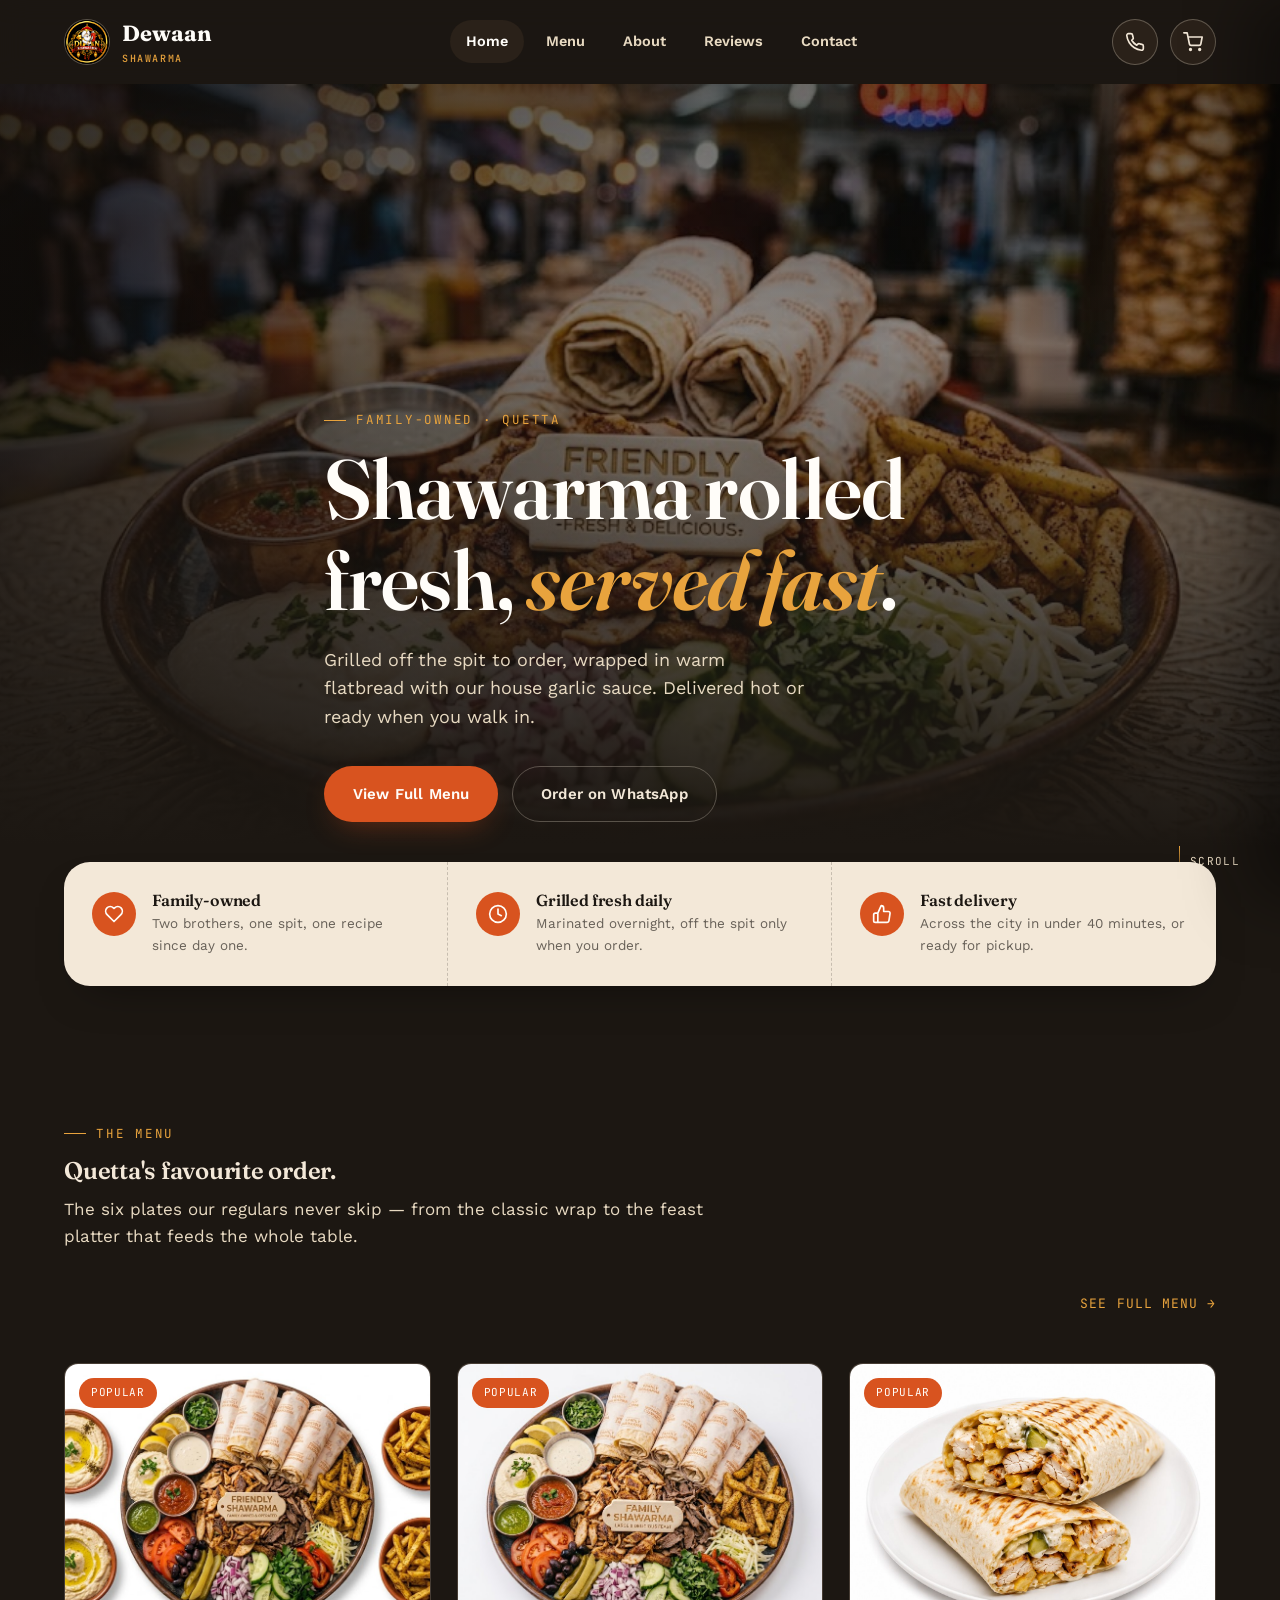
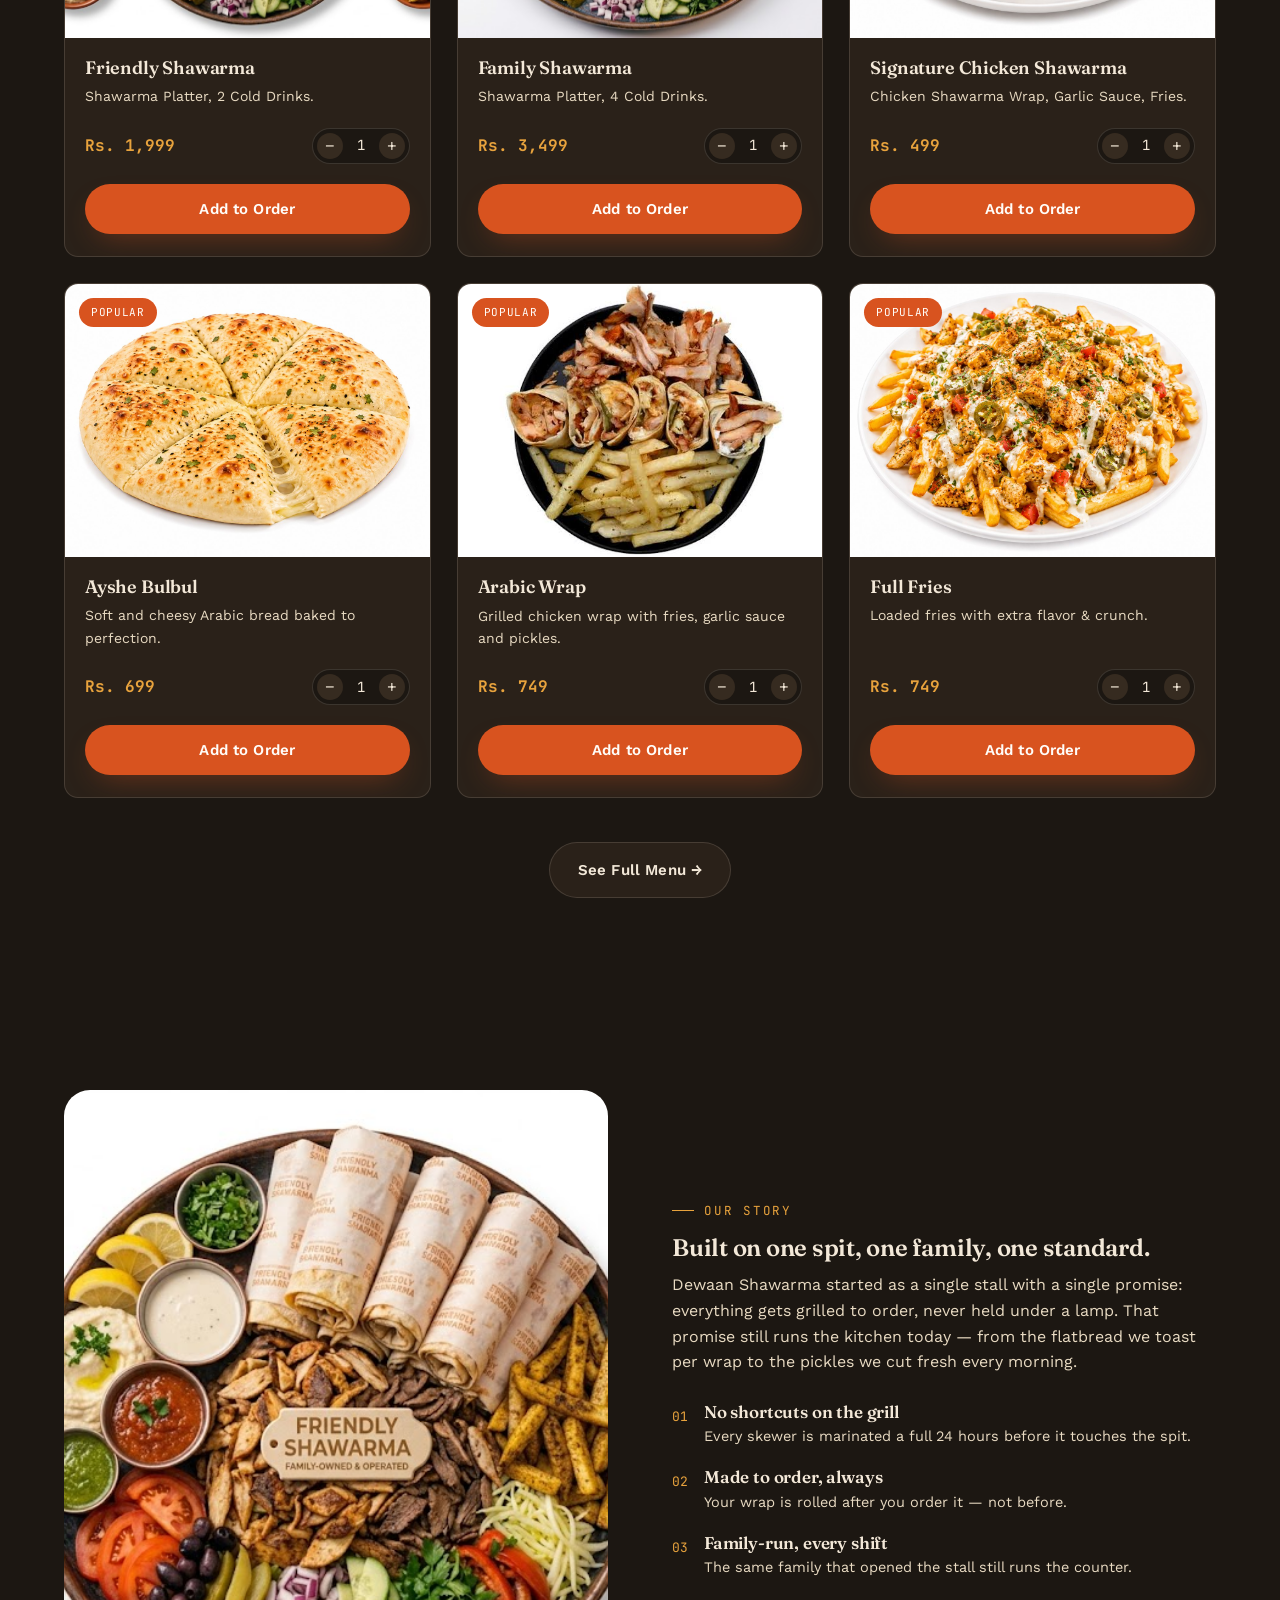
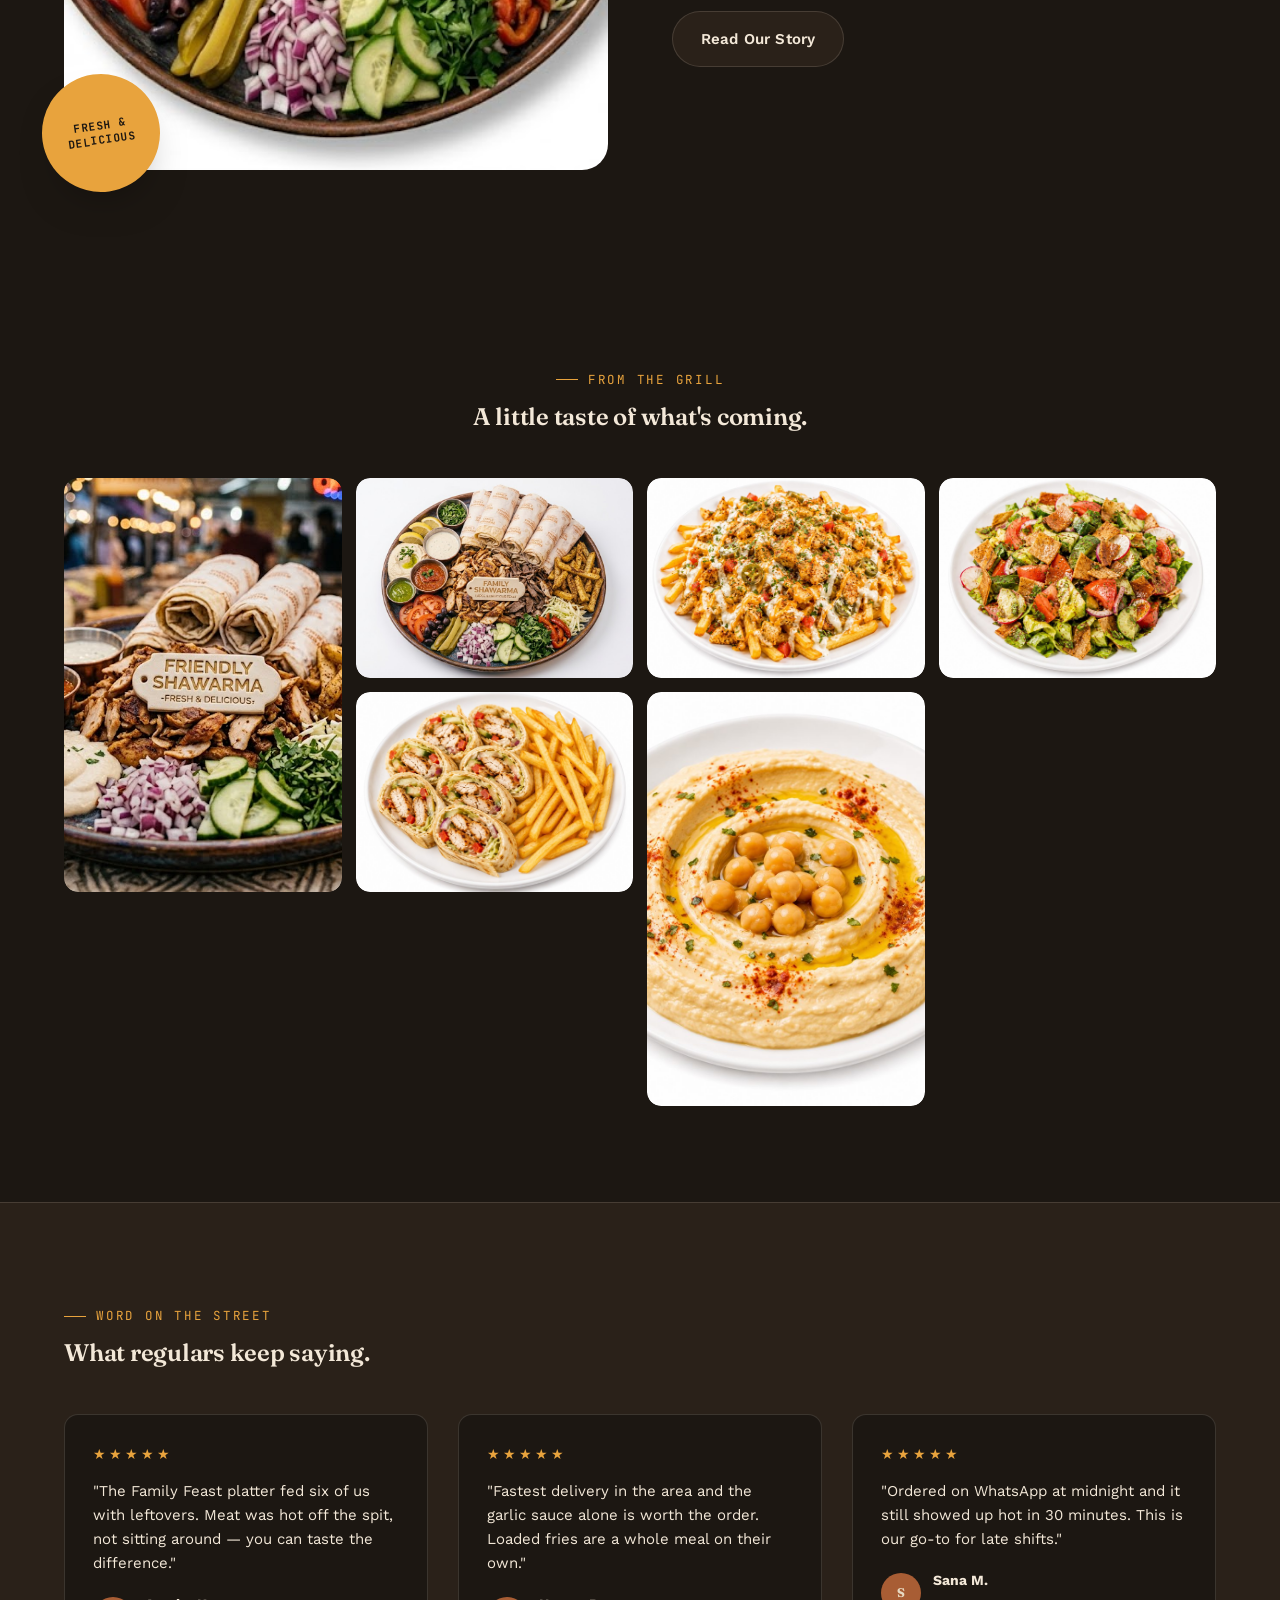
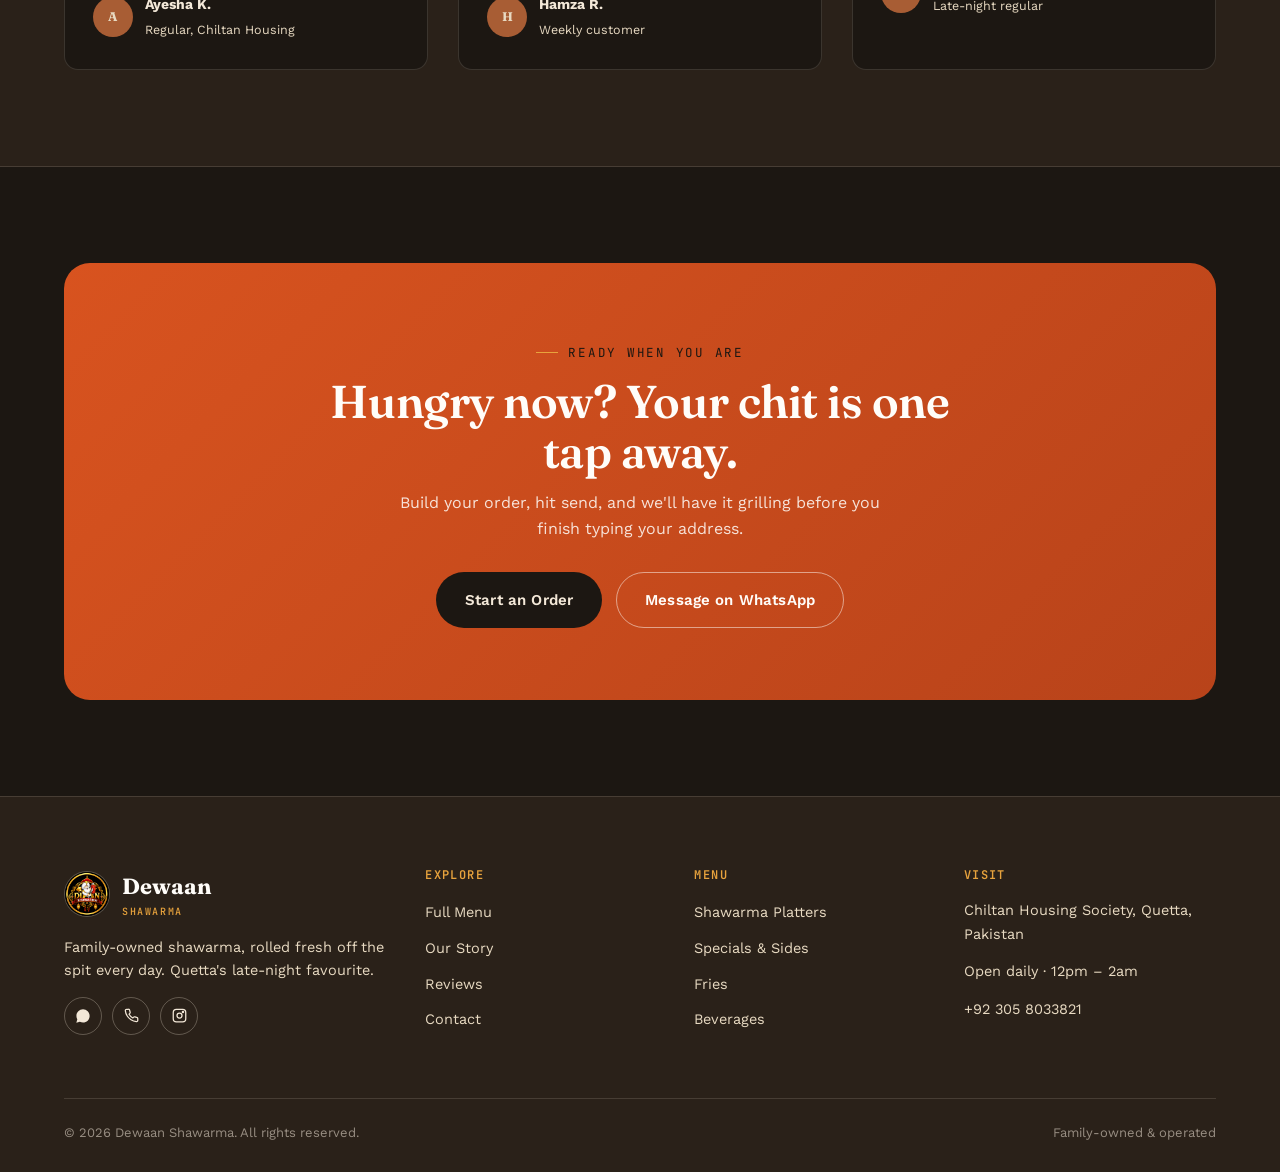
<file: index.html>
<!DOCTYPE html>
<html lang="en">
<head>
<meta charset="UTF-8" />
<meta name="viewport" content="width=device-width, initial-scale=1.0" />
<title>Dewaan Shawarma — Rolled Fresh, Served Fast</title>
<meta name="description" content="Family-owned shawarma, grilled fresh off the spit daily. Order wraps, feast platters and sides for delivery or pickup." />
<link rel="icon" type="image/png" href="images/logo/favicon.png" />
<link rel="stylesheet" href="css/style.css" />
<link rel="stylesheet" href="css/animations.css" />
<link rel="stylesheet" href="css/responsive.css" />
</head>
<body>

<header class="site-header" data-site-header>
  <div class="container">
    <a href="index.html" class="brand">
      <span class="brand__mark"><img src="images/logo/dewaan-logo.png" alt="Dewaan Shawarma logo" /></span>
      <span class="brand__text">Dewaan<small>Shawarma</small></span>
    </a>
    <nav class="nav" data-nav-menu>
      <a href="index.html">Home</a>
      <a href="menu.html">Menu</a>
      <a href="about.html">About</a>
      <a href="reviews.html">Reviews</a>
      <a href="contact.html">Contact</a>
    </nav>
    <div class="header-actions">
      <a href="tel:+923058033821" class="icon-btn" aria-label="Call us">
        <svg viewBox="0 0 24 24" fill="none" stroke="currentColor" stroke-width="2" stroke-linecap="round" stroke-linejoin="round"><path d="M22 16.92v3a2 2 0 0 1-2.18 2 19.79 19.79 0 0 1-8.63-3.07 19.5 19.5 0 0 1-6-6 19.79 19.79 0 0 1-3.07-8.67A2 2 0 0 1 4.11 2h3a2 2 0 0 1 2 1.72c.127.96.361 1.903.7 2.81a2 2 0 0 1-.45 2.11L8.09 9.91a16 16 0 0 0 6 6l1.27-1.27a2 2 0 0 1 2.11-.45c.907.339 1.85.573 2.81.7A2 2 0 0 1 22 16.92z"/></svg>
      </a>
      <button type="button" class="icon-btn" data-cart-toggle aria-label="Open cart">
        <svg viewBox="0 0 24 24" fill="none" stroke="currentColor" stroke-width="2" stroke-linecap="round" stroke-linejoin="round"><circle cx="9" cy="21" r="1"/><circle cx="20" cy="21" r="1"/><path d="M1 1h4l2.68 13.39a2 2 0 0 0 2 1.61h9.72a2 2 0 0 0 2-1.61L23 6H6"/></svg>
        <span class="cart-badge is-hidden" data-cart-count>0</span>
      </button>
      <button type="button" class="nav-toggle" data-nav-toggle aria-label="Open menu" aria-expanded="false">
        <span></span><span></span><span></span>
      </button>
    </div>
  </div>
</header>

<main>

  <!-- HERO -->
  <section class="hero">
    <div class="hero__bg">
      <img src="images/banners/hero-market.jpg" alt="A loaded shawarma platter on a bustling night-market table with string lights" />
    </div>
    <div class="hero__scrim"></div>
    <div class="container hero__content">
      <span class="eyebrow">Family-owned · Quetta</span>
      <h1>Shawarma rolled fresh, <em>served fast</em>.</h1>
      <p class="hero__lede">Grilled off the spit to order, wrapped in warm flatbread with our house garlic sauce. Delivered hot or ready when you walk in.</p>
      <div class="hero__actions">
        <a href="menu.html" class="btn btn--primary">View Full Menu</a>
        <a href="https://wa.me/923058033821" target="_blank" rel="noopener" class="btn btn--ghost">Order on WhatsApp</a>
      </div>
    </div>
    <div class="hero__scroll-cue"><span></span>Scroll</div>
  </section>

  <!-- TICKET STRIP -->
  <section class="ticket-strip">
    <div class="container">
      <div class="ticket-strip__inner">
        <div class="ticket-fact">
          <span class="ticket-fact__icon">
            <svg width="20" height="20" viewBox="0 0 24 24" fill="none" stroke="currentColor" stroke-width="2" stroke-linecap="round" stroke-linejoin="round"><path d="M20.42 4.58a5.4 5.4 0 0 0-7.65 0l-.77.78-.77-.78a5.4 5.4 0 0 0-7.65 0C1.46 6.7 1.33 10.28 4 13l8 8 8-8c2.67-2.72 2.54-6.3.42-8.42z"/></svg>
          </span>
          <div>
            <h4>Family-owned</h4>
            <p>Two brothers, one spit, one recipe since day one.</p>
          </div>
        </div>
        <div class="ticket-fact">
          <span class="ticket-fact__icon">
            <svg width="20" height="20" viewBox="0 0 24 24" fill="none" stroke="currentColor" stroke-width="2" stroke-linecap="round" stroke-linejoin="round"><circle cx="12" cy="12" r="10"/><path d="M12 6v6l4 2"/></svg>
          </span>
          <div>
            <h4>Grilled fresh daily</h4>
            <p>Marinated overnight, off the spit only when you order.</p>
          </div>
        </div>
        <div class="ticket-fact">
          <span class="ticket-fact__icon">
            <svg width="20" height="20" viewBox="0 0 24 24" fill="none" stroke="currentColor" stroke-width="2" stroke-linecap="round" stroke-linejoin="round"><path d="M14 9V5a3 3 0 0 0-3-3l-4 9v11h11.28a2 2 0 0 0 2-1.7l1.38-9a2 2 0 0 0-2-2.3zM7 22H4a2 2 0 0 1-2-2v-7a2 2 0 0 1 2-2h3"/></svg>
          </span>
          <div>
            <h4>Fast delivery</h4>
            <p>Across the city in under 40 minutes, or ready for pickup.</p>
          </div>
        </div>
      </div>
    </div>
  </section>

  <!-- FEATURED -->
  <section class="featured">
    <div class="container">
      <div class="section-head-row" data-reveal>
        <div class="section-head">
          <span class="eyebrow">The Menu</span>
          <h2>Quetta's favourite order.</h2>
          <p>The six plates our regulars never skip — from the classic wrap to the feast platter that feeds the whole table.</p>
        </div>
        <a href="menu.html" class="view-all-link">See Full Menu →</a>
      </div>
      <div class="product-grid" data-featured-grid></div>
      <div class="text-center" data-reveal style="margin-top:44px;">
        <a href="menu.html" class="btn btn--dark">See Full Menu →</a>
      </div>
    </div>
  </section>

  <!-- ABOUT SPLIT -->
  <section class="about">
    <div class="container about-split">
      <div class="about-split__media" data-reveal>
        <img src="images/products/friendly-shawarma-platter.jpg" alt="Friendly Shawarma sharing platter with grilled chicken, beef, hummus and fries" />
        <div class="about-split__stamp">Fresh &amp; Delicious</div>
      </div>
      <div data-reveal>
        <span class="eyebrow">Our Story</span>
        <h2>Built on one spit, one family, one standard.</h2>
        <p>Dewaan Shawarma started as a single stall with a single promise: everything gets grilled to order, never held under a lamp. That promise still runs the kitchen today — from the flatbread we toast per wrap to the pickles we cut fresh every morning.</p>
        <div class="value-list">
          <div class="value-item">
            <span class="value-item__num">01</span>
            <div><h4>No shortcuts on the grill</h4><p>Every skewer is marinated a full 24 hours before it touches the spit.</p></div>
          </div>
          <div class="value-item">
            <span class="value-item__num">02</span>
            <div><h4>Made to order, always</h4><p>Your wrap is rolled after you order it — not before.</p></div>
          </div>
          <div class="value-item">
            <span class="value-item__num">03</span>
            <div><h4>Family-run, every shift</h4><p>The same family that opened the stall still runs the counter.</p></div>
          </div>
        </div>
        <a href="about.html" class="btn btn--dark" style="margin-top:32px;">Read Our Story</a>
      </div>
    </div>
  </section>

  <!-- GALLERY -->
  <section class="gallery">
    <div class="container">
      <div class="section-head section-head--center" data-reveal>
        <span class="eyebrow">From the Grill</span>
        <h2>A little taste of what's coming.</h2>
      </div>
      <div class="gallery-grid" data-reveal>
        <div class="gallery-item gallery-item--tall"><img src="images/banners/hero-market.jpg" alt="Shawarma stall at night with string lights" /></div>
        <div class="gallery-item"><img src="images/products/family-shawarma-feast.jpg" alt="Family Shawarma Feast platter" /></div>
        <div class="gallery-item"><img src="images/products/loaded-shawarma-fries.jpg" alt="Loaded Shawarma Fries" /></div>
        <div class="gallery-item"><img src="images/products/fattoush-salad.jpg" alt="Fattoush Salad" /></div>
        <div class="gallery-item"><img src="images/products/chicken-shawarma-rolls.jpg" alt="Shawarma bite rolls" /></div>
        <div class="gallery-item gallery-item--tall"><img src="images/products/hummus.jpg" alt="Hummus bowl" /></div>
      </div>
    </div>
  </section>

  <!-- TESTIMONIALS -->
  <section class="testimonial-strip">
    <div class="container">
      <div class="section-head" data-reveal>
        <span class="eyebrow">Word on the Street</span>
        <h2>What regulars keep saying.</h2>
      </div>
      <div class="testimonial-track" data-reveal>
        <div class="testimonial-card">
          <div class="testimonial-card__stars">★★★★★</div>
          <p>"The Family Feast platter fed six of us with leftovers. Meat was hot off the spit, not sitting around — you can taste the difference."</p>
          <div class="testimonial-card__author">
            <span class="testimonial-card__avatar">A</span>
            <div><strong>Ayesha K.</strong><span>Regular, Chiltan Housing</span></div>
          </div>
        </div>
        <div class="testimonial-card">
          <div class="testimonial-card__stars">★★★★★</div>
          <p>"Fastest delivery in the area and the garlic sauce alone is worth the order. Loaded fries are a whole meal on their own."</p>
          <div class="testimonial-card__author">
            <span class="testimonial-card__avatar">H</span>
            <div><strong>Hamza R.</strong><span>Weekly customer</span></div>
          </div>
        </div>
        <div class="testimonial-card">
          <div class="testimonial-card__stars">★★★★★</div>
          <p>"Ordered on WhatsApp at midnight and it still showed up hot in 30 minutes. This is our go-to for late shifts."</p>
          <div class="testimonial-card__author">
            <span class="testimonial-card__avatar">S</span>
            <div><strong>Sana M.</strong><span>Late-night regular</span></div>
          </div>
        </div>
      </div>
    </div>
  </section>

  <!-- CTA BAND -->
  <section class="cta-band">
    <div class="container">
      <div class="cta-band__inner" data-reveal>
        <span class="eyebrow" style="color: var(--ink);">Ready when you are</span>
        <h2>Hungry now? Your chit is one tap away.</h2>
        <p>Build your order, hit send, and we'll have it grilling before you finish typing your address.</p>
        <div class="cta-band__actions">
          <a href="menu.html" class="btn btn--dark">Start an Order</a>
          <a href="https://wa.me/923058033821" target="_blank" rel="noopener" class="btn btn--ghost" style="border-color: rgba(255,253,249,0.5); color:#fffdf9;">Message on WhatsApp</a>
        </div>
      </div>
    </div>
  </section>

</main>

<footer class="site-footer">
  <div class="container">
    <div class="footer-grid">
      <div>
        <a href="index.html" class="brand" style="margin-bottom:16px;">
          <span class="brand__mark"><img src="images/logo/dewaan-logo.png" alt="Dewaan Shawarma logo" /></span>
          <span class="brand__text">Dewaan<small>Shawarma</small></span>
        </a>
        <p>Family-owned shawarma, rolled fresh off the spit every day. Quetta's late-night favourite.</p>
        <div class="social-row">
          <a href="https://wa.me/923058033821" target="_blank" rel="noopener" aria-label="WhatsApp"><svg width="16" height="16" viewBox="0 0 24 24" fill="currentColor"><path d="M12.04 2C6.58 2 2.13 6.45 2.13 11.91c0 1.75.46 3.45 1.32 4.95L2 22l5.25-1.38a9.9 9.9 0 0 0 4.79 1.22h.01c5.46 0 9.9-4.45 9.9-9.91 0-2.65-1.03-5.14-2.9-7.01A9.87 9.87 0 0 0 12.04 2z"/></svg></a>
          <a href="tel:+923058033821" aria-label="Call"><svg width="15" height="15" viewBox="0 0 24 24" fill="none" stroke="currentColor" stroke-width="2" stroke-linecap="round" stroke-linejoin="round"><path d="M22 16.92v3a2 2 0 0 1-2.18 2 19.79 19.79 0 0 1-8.63-3.07 19.5 19.5 0 0 1-6-6 19.79 19.79 0 0 1-3.07-8.67A2 2 0 0 1 4.11 2h3a2 2 0 0 1 2 1.72c.127.96.361 1.903.7 2.81a2 2 0 0 1-.45 2.11L8.09 9.91a16 16 0 0 0 6 6l1.27-1.27a2 2 0 0 1 2.11-.45c.907.339 1.85.573 2.81.7A2 2 0 0 1 22 16.92z"/></svg></a>
          <a href="#" aria-label="Instagram"><svg width="15" height="15" viewBox="0 0 24 24" fill="none" stroke="currentColor" stroke-width="2"><rect x="2" y="2" width="20" height="20" rx="5"/><circle cx="12" cy="12" r="4"/><circle cx="17.5" cy="6.5" r="1"/></svg></a>
        </div>
      </div>
      <div>
        <h4>Explore</h4>
        <ul class="footer-links">
          <li><a href="menu.html">Full Menu</a></li>
          <li><a href="about.html">Our Story</a></li>
          <li><a href="reviews.html">Reviews</a></li>
          <li><a href="contact.html">Contact</a></li>
        </ul>
      </div>
      <div>
        <h4>Menu</h4>
        <ul class="footer-links">
          <li><a href="menu.html?category=platters">Shawarma Platters</a></li>
          <li><a href="menu.html?category=specials">Specials &amp; Sides</a></li>
          <li><a href="menu.html?category=fries">Fries</a></li>
          <li><a href="menu.html?category=drinks">Beverages</a></li>
        </ul>
      </div>
      <div>
        <h4>Visit</h4>
        <p>Chiltan Housing Society, Quetta, Pakistan</p>
        <p>Open daily · 12pm – 2am</p>
        <p><a href="tel:+923058033821">+92 305 8033821</a></p>
      </div>
    </div>
    <div class="footer-bottom">
      <span>© <span data-year></span> Dewaan Shawarma. All rights reserved.</span>
      <span>Family-owned &amp; operated</span>
    </div>
  </div>
</footer>

<!-- CART DRAWER -->
<div class="cart-overlay" data-cart-overlay></div>
<aside class="cart-drawer" data-cart-drawer aria-label="Your order">
  <div class="chit-header">
    <h3>Order Chit</h3>
    <button type="button" class="chit-close" data-cart-close aria-label="Close cart">✕</button>
  </div>
  <div class="chit-body">
    <ul data-cart-lines></ul>
  </div>
  <div class="chit-perf"></div>
  <div class="chit-footer">
    <div class="chit-totals">
      <div><span>Subtotal</span><span data-cart-subtotal>Rs. 0</span></div>
      <div><span>Delivery</span><span data-cart-delivery>Free</span></div>
      <div class="chit-total-row"><span>Total</span><span data-cart-total>Rs. 0</span></div>
    </div>
    <form class="checkout-form" data-checkout-form novalidate>
      <div class="fulfilment-row">
        <label class="fulfilment-option"><input type="radio" name="fulfilment" value="delivery" checked /> Delivery</label>
        <label class="fulfilment-option"><input type="radio" name="fulfilment" value="pickup" /> Pickup</label>
      </div>
      <div class="field">
        <label for="customerName">Name</label>
        <input type="text" id="customerName" name="customerName" placeholder="Your full name" />
        <span class="field__error"></span>
      </div>
      <div class="field">
        <label for="customerPhone">Phone</label>
        <input type="tel" id="customerPhone" name="customerPhone" placeholder="03xx xxxxxxx" />
        <span class="field__error"></span>
      </div>
      <div class="field" data-address-field>
        <label for="address">Delivery address</label>
        <textarea id="address" name="address" rows="2" placeholder="House / street / area"></textarea>
        <span class="field__error"></span>
      </div>
      <div class="field">
        <label for="notes">Order notes (optional)</label>
        <textarea id="notes" name="notes" rows="2" placeholder="Extra spicy, no onions, etc."></textarea>
      </div>
      <button type="submit" class="btn btn--primary btn--block" data-checkout-submit>Order on WhatsApp</button>
    </form>
  </div>
</aside>

<script src="js/products.js"></script>
<script src="js/cart.js"></script>
<script src="js/checkout.js"></script>
<script src="js/main.js"></script>
</body>
</html>
</file>
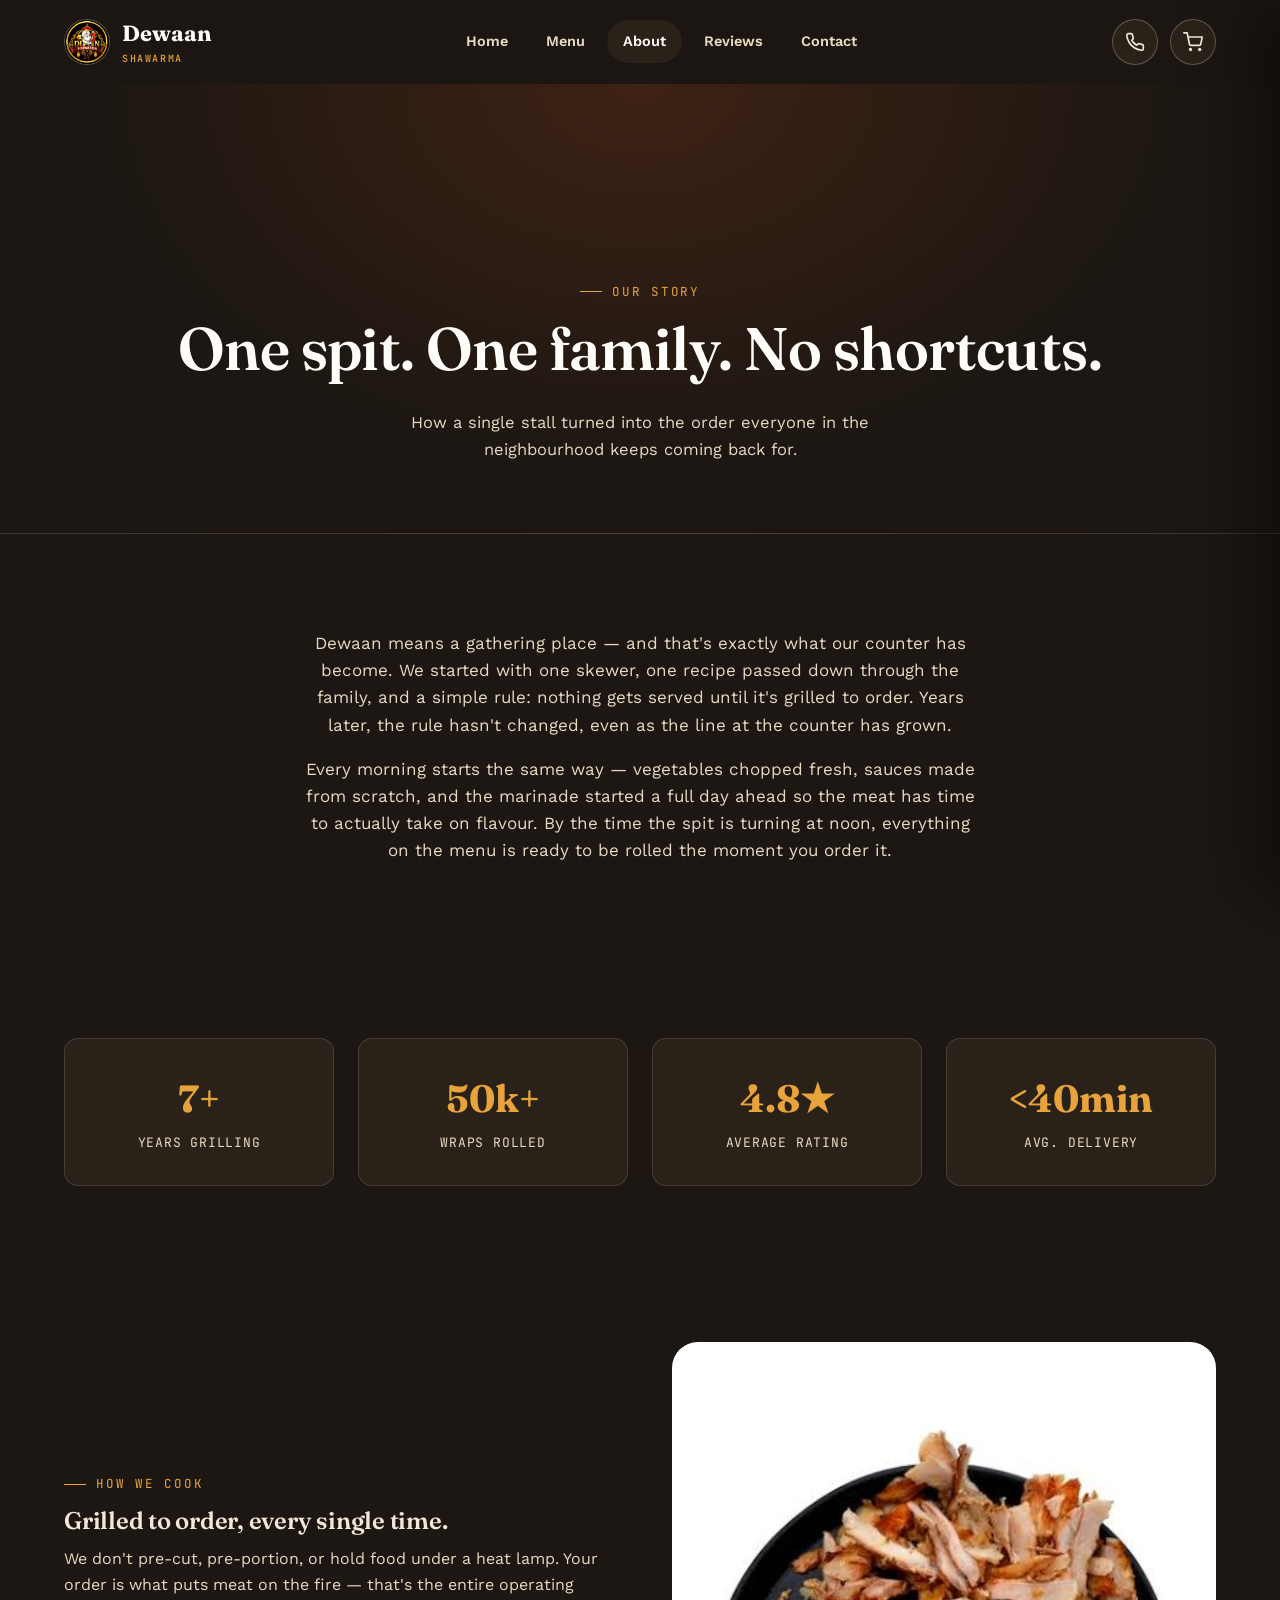
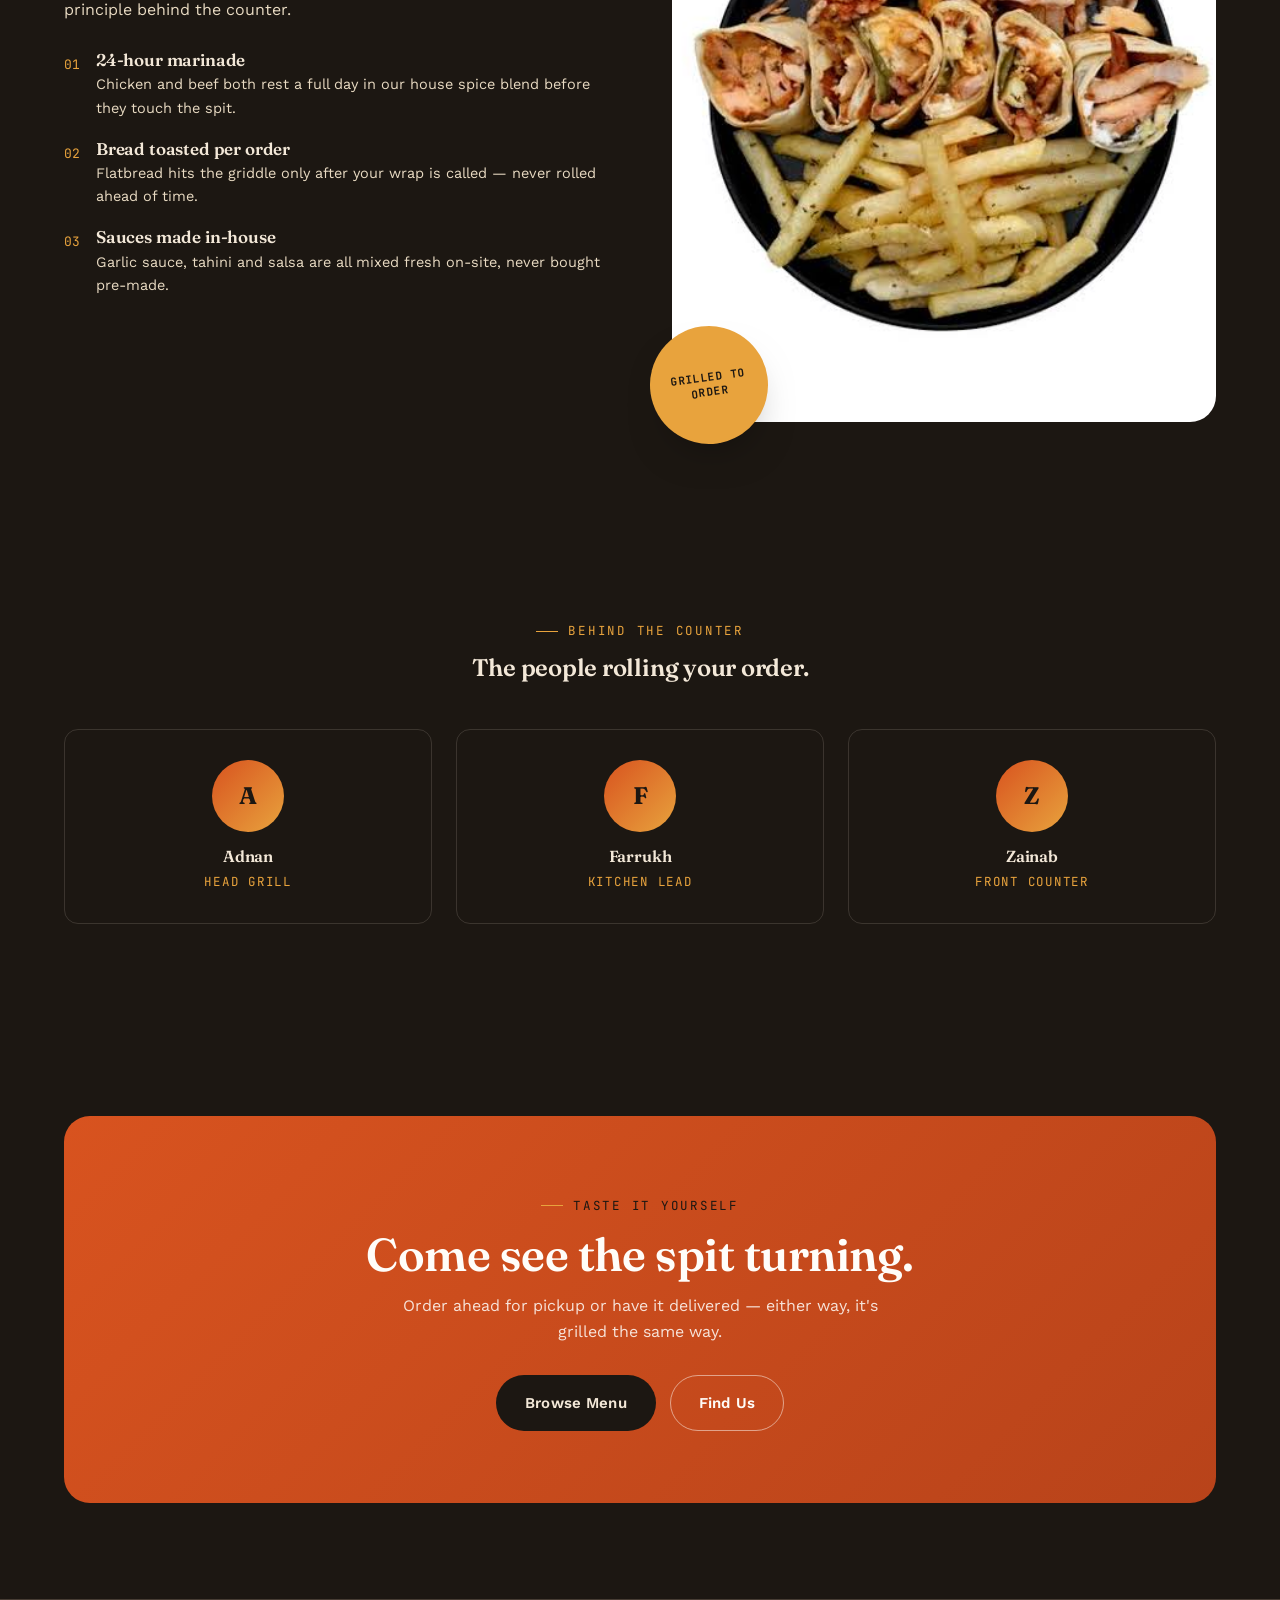
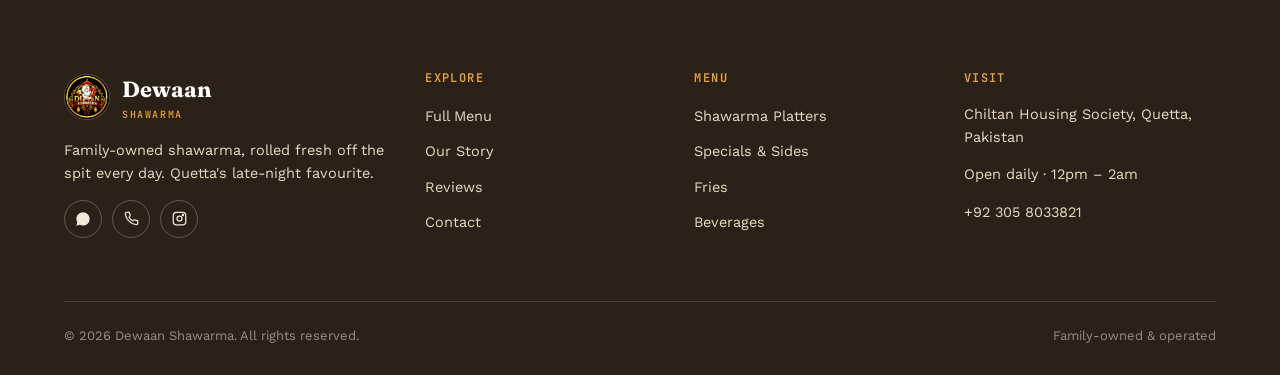
<file: about.html>
<!DOCTYPE html>
<html lang="en">
<head>
<meta charset="UTF-8" />
<meta name="viewport" content="width=device-width, initial-scale=1.0" />
<title>Our Story — Dewaan Shawarma</title>
<meta name="description" content="Family-owned since day one — how Dewaan Shawarma grills fresh, rolls to order, and keeps it simple." />
<link rel="icon" type="image/png" href="images/logo/favicon.png" />
<link rel="stylesheet" href="css/style.css" />
<link rel="stylesheet" href="css/animations.css" />
<link rel="stylesheet" href="css/responsive.css" />
</head>
<body>

<header class="site-header" data-site-header>
  <div class="container">
    <a href="index.html" class="brand">
      <span class="brand__mark"><img src="images/logo/dewaan-logo.png" alt="Dewaan Shawarma logo" /></span>
      <span class="brand__text">Dewaan<small>Shawarma</small></span>
    </a>
    <nav class="nav" data-nav-menu>
      <a href="index.html">Home</a>
      <a href="menu.html">Menu</a>
      <a href="about.html">About</a>
      <a href="reviews.html">Reviews</a>
      <a href="contact.html">Contact</a>
    </nav>
    <div class="header-actions">
      <a href="tel:+923058033821" class="icon-btn" aria-label="Call us">
        <svg viewBox="0 0 24 24" fill="none" stroke="currentColor" stroke-width="2" stroke-linecap="round" stroke-linejoin="round"><path d="M22 16.92v3a2 2 0 0 1-2.18 2 19.79 19.79 0 0 1-8.63-3.07 19.5 19.5 0 0 1-6-6 19.79 19.79 0 0 1-3.07-8.67A2 2 0 0 1 4.11 2h3a2 2 0 0 1 2 1.72c.127.96.361 1.903.7 2.81a2 2 0 0 1-.45 2.11L8.09 9.91a16 16 0 0 0 6 6l1.27-1.27a2 2 0 0 1 2.11-.45c.907.339 1.85.573 2.81.7A2 2 0 0 1 22 16.92z"/></svg>
      </a>
      <button type="button" class="icon-btn" data-cart-toggle aria-label="Open cart">
        <svg viewBox="0 0 24 24" fill="none" stroke="currentColor" stroke-width="2" stroke-linecap="round" stroke-linejoin="round"><circle cx="9" cy="21" r="1"/><circle cx="20" cy="21" r="1"/><path d="M1 1h4l2.68 13.39a2 2 0 0 0 2 1.61h9.72a2 2 0 0 0 2-1.61L23 6H6"/></svg>
        <span class="cart-badge is-hidden" data-cart-count>0</span>
      </button>
      <button type="button" class="nav-toggle" data-nav-toggle aria-label="Open menu" aria-expanded="false">
        <span></span><span></span><span></span>
      </button>
    </div>
  </div>
</header>

<main>

  <section class="page-hero">
    <div class="container">
      <span class="eyebrow">Our Story</span>
      <h1>One spit. One family. No shortcuts.</h1>
      <p>How a single stall turned into the order everyone in the neighbourhood keeps coming back for.</p>
    </div>
  </section>

  <section>
    <div class="container story-block text-center" data-reveal>
      <p>Dewaan means a gathering place — and that's exactly what our counter has become. We started with one skewer, one recipe passed down through the family, and a simple rule: nothing gets served until it's grilled to order. Years later, the rule hasn't changed, even as the line at the counter has grown.</p>
      <p>Every morning starts the same way — vegetables chopped fresh, sauces made from scratch, and the marinade started a full day ahead so the meat has time to actually take on flavour. By the time the spit is turning at noon, everything on the menu is ready to be rolled the moment you order it.</p>
    </div>
  </section>

  <section style="padding-top:0;">
    <div class="container">
      <div class="stats-row" data-reveal>
        <div class="stat"><strong>7+</strong><span>Years Grilling</span></div>
        <div class="stat"><strong>50k+</strong><span>Wraps Rolled</span></div>
        <div class="stat"><strong>4.8★</strong><span>Average Rating</span></div>
        <div class="stat"><strong>&lt;40min</strong><span>Avg. Delivery</span></div>
      </div>
    </div>
  </section>

  <section style="padding-top:0;">
    <div class="container about-split">
      <div data-reveal>
        <span class="eyebrow">How We Cook</span>
        <h2>Grilled to order, every single time.</h2>
        <p>We don't pre-cut, pre-portion, or hold food under a heat lamp. Your order is what puts meat on the fire — that's the entire operating principle behind the counter.</p>
        <div class="value-list">
          <div class="value-item">
            <span class="value-item__num">01</span>
            <div><h4>24-hour marinade</h4><p>Chicken and beef both rest a full day in our house spice blend before they touch the spit.</p></div>
          </div>
          <div class="value-item">
            <span class="value-item__num">02</span>
            <div><h4>Bread toasted per order</h4><p>Flatbread hits the griddle only after your wrap is called — never rolled ahead of time.</p></div>
          </div>
          <div class="value-item">
            <span class="value-item__num">03</span>
            <div><h4>Sauces made in-house</h4><p>Garlic sauce, tahini and salsa are all mixed fresh on-site, never bought pre-made.</p></div>
          </div>
        </div>
      </div>
      <div class="about-split__media" data-reveal>
        <img src="images/products/shawarma-mix-plate.jpg" alt="Shredded shawarma with wraps and fries" />
        <div class="about-split__stamp">Grilled to Order</div>
      </div>
    </div>
  </section>

  <section>
    <div class="container">
      <div class="section-head section-head--center" data-reveal>
        <span class="eyebrow">Behind the Counter</span>
        <h2>The people rolling your order.</h2>
      </div>
      <div class="team-grid" data-reveal>
        <div class="team-card">
          <div class="team-card__avatar">A</div>
          <h4>Adnan</h4>
          <span>Head Grill</span>
        </div>
        <div class="team-card">
          <div class="team-card__avatar">F</div>
          <h4>Farrukh</h4>
          <span>Kitchen Lead</span>
        </div>
        <div class="team-card">
          <div class="team-card__avatar">Z</div>
          <h4>Zainab</h4>
          <span>Front Counter</span>
        </div>
      </div>
    </div>
  </section>

  <section class="cta-band">
    <div class="container">
      <div class="cta-band__inner" data-reveal>
        <span class="eyebrow" style="color: var(--ink);">Taste it yourself</span>
        <h2>Come see the spit turning.</h2>
        <p>Order ahead for pickup or have it delivered — either way, it's grilled the same way.</p>
        <div class="cta-band__actions">
          <a href="menu.html" class="btn btn--dark">Browse Menu</a>
          <a href="contact.html" class="btn btn--ghost" style="border-color: rgba(255,253,249,0.5); color:#fffdf9;">Find Us</a>
        </div>
      </div>
    </div>
  </section>

</main>

<footer class="site-footer">
  <div class="container">
    <div class="footer-grid">
      <div>
        <a href="index.html" class="brand" style="margin-bottom:16px;">
          <span class="brand__mark"><img src="images/logo/dewaan-logo.png" alt="Dewaan Shawarma logo" /></span>
          <span class="brand__text">Dewaan<small>Shawarma</small></span>
        </a>
        <p>Family-owned shawarma, rolled fresh off the spit every day. Quetta's late-night favourite.</p>
        <div class="social-row">
          <a href="https://wa.me/923058033821" target="_blank" rel="noopener" aria-label="WhatsApp"><svg width="16" height="16" viewBox="0 0 24 24" fill="currentColor"><path d="M12.04 2C6.58 2 2.13 6.45 2.13 11.91c0 1.75.46 3.45 1.32 4.95L2 22l5.25-1.38a9.9 9.9 0 0 0 4.79 1.22h.01c5.46 0 9.9-4.45 9.9-9.91 0-2.65-1.03-5.14-2.9-7.01A9.87 9.87 0 0 0 12.04 2z"/></svg></a>
          <a href="tel:+923058033821" aria-label="Call"><svg width="15" height="15" viewBox="0 0 24 24" fill="none" stroke="currentColor" stroke-width="2" stroke-linecap="round" stroke-linejoin="round"><path d="M22 16.92v3a2 2 0 0 1-2.18 2 19.79 19.79 0 0 1-8.63-3.07 19.5 19.5 0 0 1-6-6 19.79 19.79 0 0 1-3.07-8.67A2 2 0 0 1 4.11 2h3a2 2 0 0 1 2 1.72c.127.96.361 1.903.7 2.81a2 2 0 0 1-.45 2.11L8.09 9.91a16 16 0 0 0 6 6l1.27-1.27a2 2 0 0 1 2.11-.45c.907.339 1.85.573 2.81.7A2 2 0 0 1 22 16.92z"/></svg></a>
          <a href="#" aria-label="Instagram"><svg width="15" height="15" viewBox="0 0 24 24" fill="none" stroke="currentColor" stroke-width="2"><rect x="2" y="2" width="20" height="20" rx="5"/><circle cx="12" cy="12" r="4"/><circle cx="17.5" cy="6.5" r="1"/></svg></a>
        </div>
      </div>
      <div>
        <h4>Explore</h4>
        <ul class="footer-links">
          <li><a href="menu.html">Full Menu</a></li>
          <li><a href="about.html">Our Story</a></li>
          <li><a href="reviews.html">Reviews</a></li>
          <li><a href="contact.html">Contact</a></li>
        </ul>
      </div>
      <div>
        <h4>Menu</h4>
        <ul class="footer-links">
          <li><a href="menu.html?category=platters">Shawarma Platters</a></li>
          <li><a href="menu.html?category=specials">Specials &amp; Sides</a></li>
          <li><a href="menu.html?category=fries">Fries</a></li>
          <li><a href="menu.html?category=drinks">Beverages</a></li>
        </ul>
      </div>
      <div>
        <h4>Visit</h4>
        <p>Chiltan Housing Society, Quetta, Pakistan</p>
        <p>Open daily · 12pm – 2am</p>
        <p><a href="tel:+923058033821">+92 305 8033821</a></p>
      </div>
    </div>
    <div class="footer-bottom">
      <span>© <span data-year></span> Dewaan Shawarma. All rights reserved.</span>
      <span>Family-owned &amp; operated</span>
    </div>
  </div>
</footer>

<div class="cart-overlay" data-cart-overlay></div>
<aside class="cart-drawer" data-cart-drawer aria-label="Your order">
  <div class="chit-header">
    <h3>Order Chit</h3>
    <button type="button" class="chit-close" data-cart-close aria-label="Close cart">✕</button>
  </div>
  <div class="chit-body">
    <ul data-cart-lines></ul>
  </div>
  <div class="chit-perf"></div>
  <div class="chit-footer">
    <div class="chit-totals">
      <div><span>Subtotal</span><span data-cart-subtotal>Rs. 0</span></div>
      <div><span>Delivery</span><span data-cart-delivery>Free</span></div>
      <div class="chit-total-row"><span>Total</span><span data-cart-total>Rs. 0</span></div>
    </div>
    <form class="checkout-form" data-checkout-form novalidate>
      <div class="fulfilment-row">
        <label class="fulfilment-option"><input type="radio" name="fulfilment" value="delivery" checked /> Delivery</label>
        <label class="fulfilment-option"><input type="radio" name="fulfilment" value="pickup" /> Pickup</label>
      </div>
      <div class="field">
        <label for="customerName">Name</label>
        <input type="text" id="customerName" name="customerName" placeholder="Your full name" />
        <span class="field__error"></span>
      </div>
      <div class="field">
        <label for="customerPhone">Phone</label>
        <input type="tel" id="customerPhone" name="customerPhone" placeholder="03xx xxxxxxx" />
        <span class="field__error"></span>
      </div>
      <div class="field" data-address-field>
        <label for="address">Delivery address</label>
        <textarea id="address" name="address" rows="2" placeholder="House / street / area"></textarea>
        <span class="field__error"></span>
      </div>
      <div class="field">
        <label for="notes">Order notes (optional)</label>
        <textarea id="notes" name="notes" rows="2" placeholder="Extra spicy, no onions, etc."></textarea>
      </div>
      <button type="submit" class="btn btn--primary btn--block" data-checkout-submit>Order on WhatsApp</button>
    </form>
  </div>
</aside>

<script src="js/products.js"></script>
<script src="js/cart.js"></script>
<script src="js/checkout.js"></script>
<script src="js/main.js"></script>
</body>
</html>
</file>
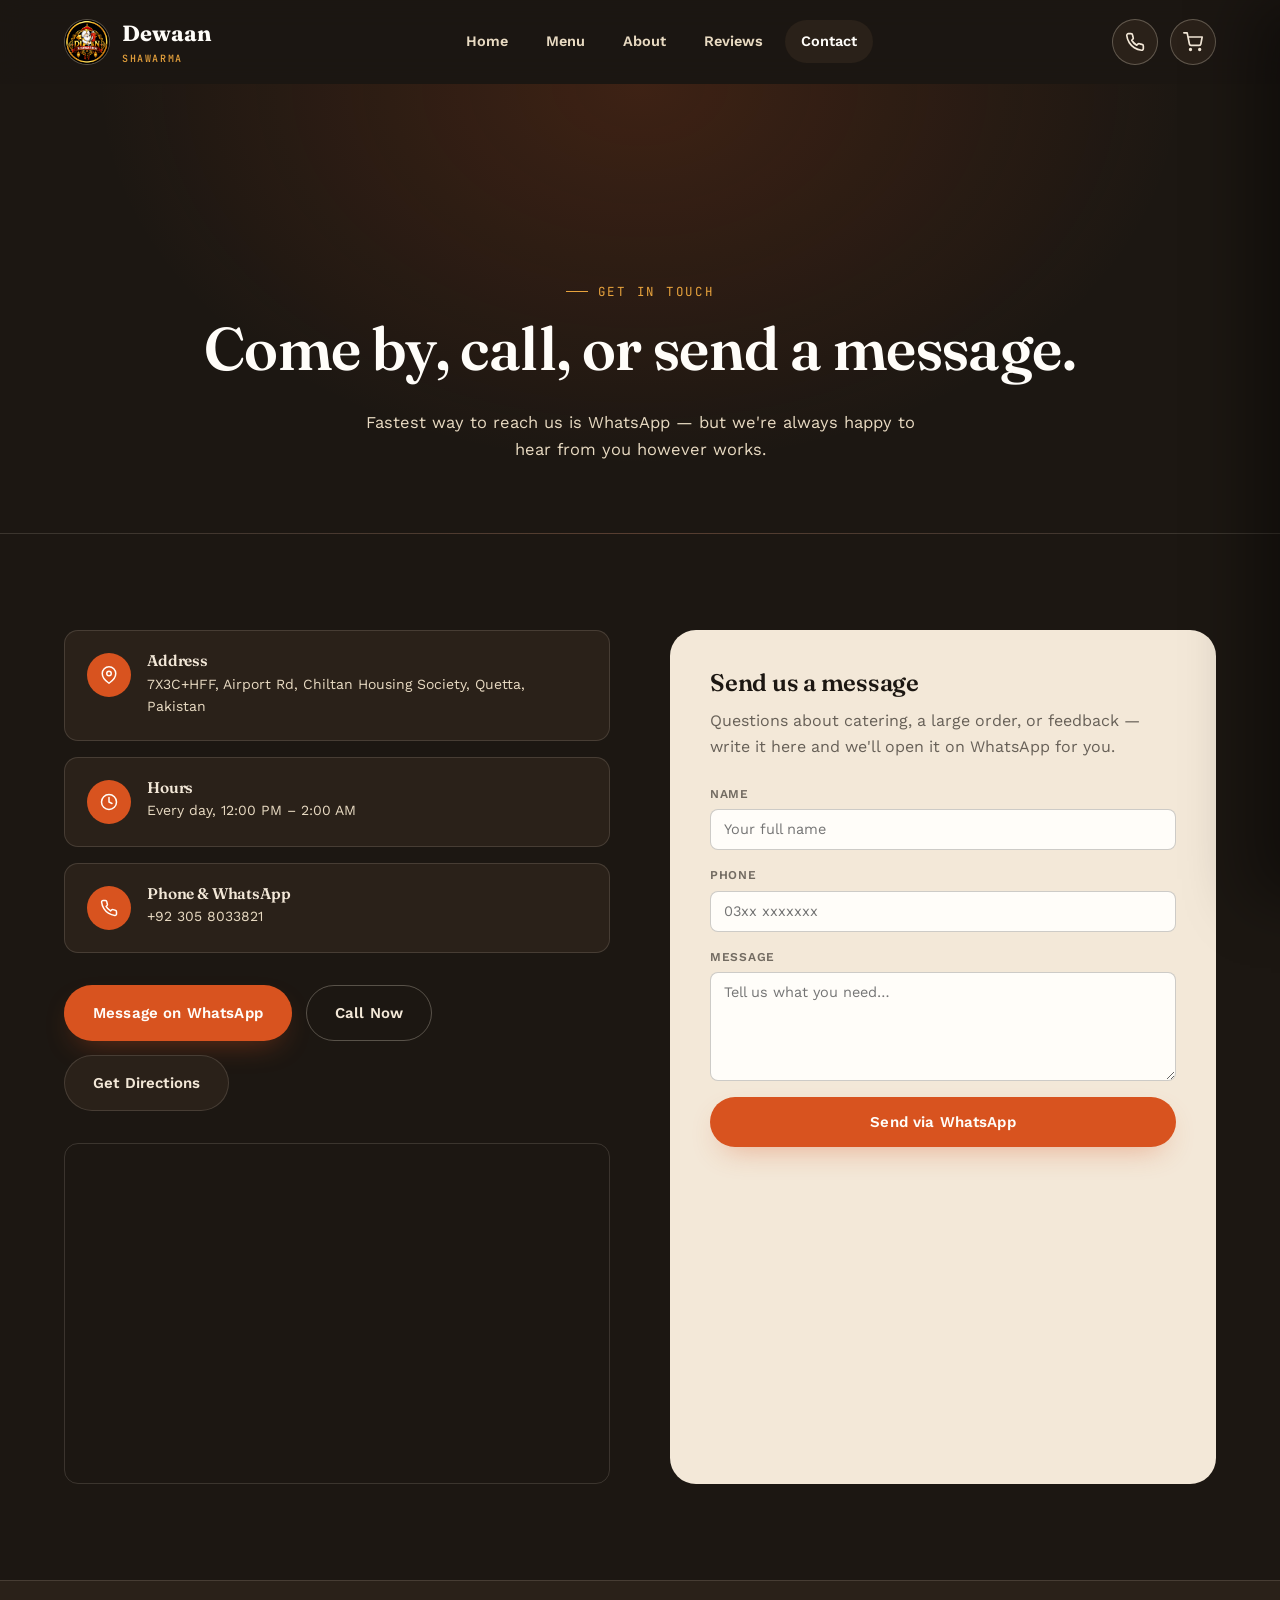
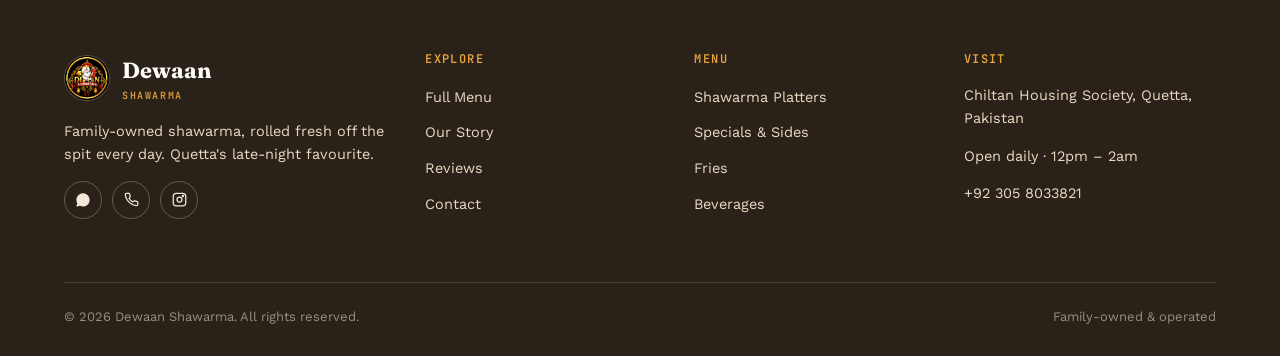
<file: contact.html>
<!DOCTYPE html>
<html lang="en">
<head>
<meta charset="UTF-8" />
<meta name="viewport" content="width=device-width, initial-scale=1.0" />
<title>Contact — Dewaan Shawarma</title>
<meta name="description" content="Call, WhatsApp, or visit Dewaan Shawarma. Find our address, hours and a quick message form." />
<link rel="icon" type="image/png" href="images/logo/favicon.png" />
<link rel="stylesheet" href="css/style.css" />
<link rel="stylesheet" href="css/animations.css" />
<link rel="stylesheet" href="css/responsive.css" />
</head>
<body>

<header class="site-header" data-site-header>
  <div class="container">
    <a href="index.html" class="brand">
      <span class="brand__mark"><img src="images/logo/dewaan-logo.png" alt="Dewaan Shawarma logo" /></span>
      <span class="brand__text">Dewaan<small>Shawarma</small></span>
    </a>
    <nav class="nav" data-nav-menu>
      <a href="index.html">Home</a>
      <a href="menu.html">Menu</a>
      <a href="about.html">About</a>
      <a href="reviews.html">Reviews</a>
      <a href="contact.html">Contact</a>
    </nav>
    <div class="header-actions">
      <a href="tel:+923058033821" class="icon-btn" aria-label="Call us">
        <svg viewBox="0 0 24 24" fill="none" stroke="currentColor" stroke-width="2" stroke-linecap="round" stroke-linejoin="round"><path d="M22 16.92v3a2 2 0 0 1-2.18 2 19.79 19.79 0 0 1-8.63-3.07 19.5 19.5 0 0 1-6-6 19.79 19.79 0 0 1-3.07-8.67A2 2 0 0 1 4.11 2h3a2 2 0 0 1 2 1.72c.127.96.361 1.903.7 2.81a2 2 0 0 1-.45 2.11L8.09 9.91a16 16 0 0 0 6 6l1.27-1.27a2 2 0 0 1 2.11-.45c.907.339 1.85.573 2.81.7A2 2 0 0 1 22 16.92z"/></svg>
      </a>
      <button type="button" class="icon-btn" data-cart-toggle aria-label="Open cart">
        <svg viewBox="0 0 24 24" fill="none" stroke="currentColor" stroke-width="2" stroke-linecap="round" stroke-linejoin="round"><circle cx="9" cy="21" r="1"/><circle cx="20" cy="21" r="1"/><path d="M1 1h4l2.68 13.39a2 2 0 0 0 2 1.61h9.72a2 2 0 0 0 2-1.61L23 6H6"/></svg>
        <span class="cart-badge is-hidden" data-cart-count>0</span>
      </button>
      <button type="button" class="nav-toggle" data-nav-toggle aria-label="Open menu" aria-expanded="false">
        <span></span><span></span><span></span>
      </button>
    </div>
  </div>
</header>

<main>

  <section class="page-hero">
    <div class="container">
      <span class="eyebrow">Get In Touch</span>
      <h1>Come by, call, or send a message.</h1>
      <p>Fastest way to reach us is WhatsApp — but we're always happy to hear from you however works.</p>
    </div>
  </section>

  <section>
    <div class="container contact-grid">
      <div data-reveal>
        <div class="contact-cards">
          <div class="contact-card">
            <span class="contact-card__icon">
              <svg width="18" height="18" viewBox="0 0 24 24" fill="none" stroke="currentColor" stroke-width="2" stroke-linecap="round" stroke-linejoin="round"><path d="M21 10c0 7-9 13-9 13s-9-6-9-13a9 9 0 0 1 18 0z"/><circle cx="12" cy="10" r="3"/></svg>
            </span>
            <div><h4>Address</h4><p>7X3C+HFF, Airport Rd, Chiltan Housing Society, Quetta, Pakistan</p></div>
          </div>
          <div class="contact-card">
            <span class="contact-card__icon">
              <svg width="18" height="18" viewBox="0 0 24 24" fill="none" stroke="currentColor" stroke-width="2" stroke-linecap="round" stroke-linejoin="round"><circle cx="12" cy="12" r="10"/><path d="M12 6v6l4 2"/></svg>
            </span>
            <div><h4>Hours</h4><p>Every day, 12:00 PM – 2:00 AM</p></div>
          </div>
          <div class="contact-card">
            <span class="contact-card__icon">
              <svg width="18" height="18" viewBox="0 0 24 24" fill="none" stroke="currentColor" stroke-width="2" stroke-linecap="round" stroke-linejoin="round"><path d="M22 16.92v3a2 2 0 0 1-2.18 2 19.79 19.79 0 0 1-8.63-3.07 19.5 19.5 0 0 1-6-6 19.79 19.79 0 0 1-3.07-8.67A2 2 0 0 1 4.11 2h3a2 2 0 0 1 2 1.72c.127.96.361 1.903.7 2.81a2 2 0 0 1-.45 2.11L8.09 9.91a16 16 0 0 0 6 6l1.27-1.27a2 2 0 0 1 2.11-.45c.907.339 1.85.573 2.81.7A2 2 0 0 1 22 16.92z"/></svg>
            </span>
            <div><h4>Phone &amp; WhatsApp</h4><p><a href="tel:+923058033821">+92 305 8033821</a></p></div>
          </div>
        </div>
        <div class="hero__actions" style="margin-bottom:32px;">
          <a href="https://wa.me/923058033821" target="_blank" rel="noopener" class="btn btn--primary">Message on WhatsApp</a>
          <a href="tel:+923058033821" class="btn btn--ghost">Call Now</a>
          <a href="https://maps.google.com/maps?q=Dewaan+Shawarma&ftid=0x3ed31f0051863079:0x2505d6b400ae057f" target="_blank" rel="noopener" class="btn btn--dark">Get Directions</a>
        </div>
        <div class="map-embed">
          <iframe
            src="https://maps.google.com/maps?q=Dewaan+Shawarma&ftid=0x3ed31f0051863079:0x2505d6b400ae057f&output=embed"
            loading="lazy"
            referrerpolicy="no-referrer-when-downgrade"
            title="Map to Dewaan Shawarma, Chiltan Housing Society, Quetta">
          </iframe>
        </div>
      </div>

      <div class="contact-form-panel" data-reveal>
        <h3>Send us a message</h3>
        <p>Questions about catering, a large order, or feedback — write it here and we'll open it on WhatsApp for you.</p>
        <form class="contact-form" data-contact-form novalidate>
          <div class="field">
            <label for="cName">Name</label>
            <input type="text" id="cName" name="name" placeholder="Your full name" />
          </div>
          <div class="field">
            <label for="cPhone">Phone</label>
            <input type="tel" id="cPhone" name="phone" placeholder="03xx xxxxxxx" />
          </div>
          <div class="field">
            <label for="cMessage">Message</label>
            <textarea id="cMessage" name="message" rows="5" placeholder="Tell us what you need…"></textarea>
          </div>
          <button type="submit" class="btn btn--primary btn--block">Send via WhatsApp</button>
        </form>
      </div>
    </div>
  </section>

</main>

<footer class="site-footer">
  <div class="container">
    <div class="footer-grid">
      <div>
        <a href="index.html" class="brand" style="margin-bottom:16px;">
          <span class="brand__mark"><img src="images/logo/dewaan-logo.png" alt="Dewaan Shawarma logo" /></span>
          <span class="brand__text">Dewaan<small>Shawarma</small></span>
        </a>
        <p>Family-owned shawarma, rolled fresh off the spit every day. Quetta's late-night favourite.</p>
        <div class="social-row">
          <a href="https://wa.me/923058033821" target="_blank" rel="noopener" aria-label="WhatsApp"><svg width="16" height="16" viewBox="0 0 24 24" fill="currentColor"><path d="M12.04 2C6.58 2 2.13 6.45 2.13 11.91c0 1.75.46 3.45 1.32 4.95L2 22l5.25-1.38a9.9 9.9 0 0 0 4.79 1.22h.01c5.46 0 9.9-4.45 9.9-9.91 0-2.65-1.03-5.14-2.9-7.01A9.87 9.87 0 0 0 12.04 2z"/></svg></a>
          <a href="tel:+923058033821" aria-label="Call"><svg width="15" height="15" viewBox="0 0 24 24" fill="none" stroke="currentColor" stroke-width="2" stroke-linecap="round" stroke-linejoin="round"><path d="M22 16.92v3a2 2 0 0 1-2.18 2 19.79 19.79 0 0 1-8.63-3.07 19.5 19.5 0 0 1-6-6 19.79 19.79 0 0 1-3.07-8.67A2 2 0 0 1 4.11 2h3a2 2 0 0 1 2 1.72c.127.96.361 1.903.7 2.81a2 2 0 0 1-.45 2.11L8.09 9.91a16 16 0 0 0 6 6l1.27-1.27a2 2 0 0 1 2.11-.45c.907.339 1.85.573 2.81.7A2 2 0 0 1 22 16.92z"/></svg></a>
          <a href="#" aria-label="Instagram"><svg width="15" height="15" viewBox="0 0 24 24" fill="none" stroke="currentColor" stroke-width="2"><rect x="2" y="2" width="20" height="20" rx="5"/><circle cx="12" cy="12" r="4"/><circle cx="17.5" cy="6.5" r="1"/></svg></a>
        </div>
      </div>
      <div>
        <h4>Explore</h4>
        <ul class="footer-links">
          <li><a href="menu.html">Full Menu</a></li>
          <li><a href="about.html">Our Story</a></li>
          <li><a href="reviews.html">Reviews</a></li>
          <li><a href="contact.html">Contact</a></li>
        </ul>
      </div>
      <div>
        <h4>Menu</h4>
        <ul class="footer-links">
          <li><a href="menu.html?category=platters">Shawarma Platters</a></li>
          <li><a href="menu.html?category=specials">Specials &amp; Sides</a></li>
          <li><a href="menu.html?category=fries">Fries</a></li>
          <li><a href="menu.html?category=drinks">Beverages</a></li>
        </ul>
      </div>
      <div>
        <h4>Visit</h4>
        <p>Chiltan Housing Society, Quetta, Pakistan</p>
        <p>Open daily · 12pm – 2am</p>
        <p><a href="tel:+923058033821">+92 305 8033821</a></p>
      </div>
    </div>
    <div class="footer-bottom">
      <span>© <span data-year></span> Dewaan Shawarma. All rights reserved.</span>
      <span>Family-owned &amp; operated</span>
    </div>
  </div>
</footer>

<div class="cart-overlay" data-cart-overlay></div>
<aside class="cart-drawer" data-cart-drawer aria-label="Your order">
  <div class="chit-header">
    <h3>Order Chit</h3>
    <button type="button" class="chit-close" data-cart-close aria-label="Close cart">✕</button>
  </div>
  <div class="chit-body">
    <ul data-cart-lines></ul>
  </div>
  <div class="chit-perf"></div>
  <div class="chit-footer">
    <div class="chit-totals">
      <div><span>Subtotal</span><span data-cart-subtotal>Rs. 0</span></div>
      <div><span>Delivery</span><span data-cart-delivery>Free</span></div>
      <div class="chit-total-row"><span>Total</span><span data-cart-total>Rs. 0</span></div>
    </div>
    <form class="checkout-form" data-checkout-form novalidate>
      <div class="fulfilment-row">
        <label class="fulfilment-option"><input type="radio" name="fulfilment" value="delivery" checked /> Delivery</label>
        <label class="fulfilment-option"><input type="radio" name="fulfilment" value="pickup" /> Pickup</label>
      </div>
      <div class="field">
        <label for="customerName">Name</label>
        <input type="text" id="customerName" name="customerName" placeholder="Your full name" />
        <span class="field__error"></span>
      </div>
      <div class="field">
        <label for="customerPhone">Phone</label>
        <input type="tel" id="customerPhone" name="customerPhone" placeholder="03xx xxxxxxx" />
        <span class="field__error"></span>
      </div>
      <div class="field" data-address-field>
        <label for="address">Delivery address</label>
        <textarea id="address" name="address" rows="2" placeholder="House / street / area"></textarea>
        <span class="field__error"></span>
      </div>
      <div class="field">
        <label for="notes">Order notes (optional)</label>
        <textarea id="notes" name="notes" rows="2" placeholder="Extra spicy, no onions, etc."></textarea>
      </div>
      <button type="submit" class="btn btn--primary btn--block" data-checkout-submit>Order on WhatsApp</button>
    </form>
  </div>
</aside>

<script src="js/products.js"></script>
<script src="js/cart.js"></script>
<script src="js/checkout.js"></script>
<script src="js/main.js"></script>
</body>
</html>
</file>
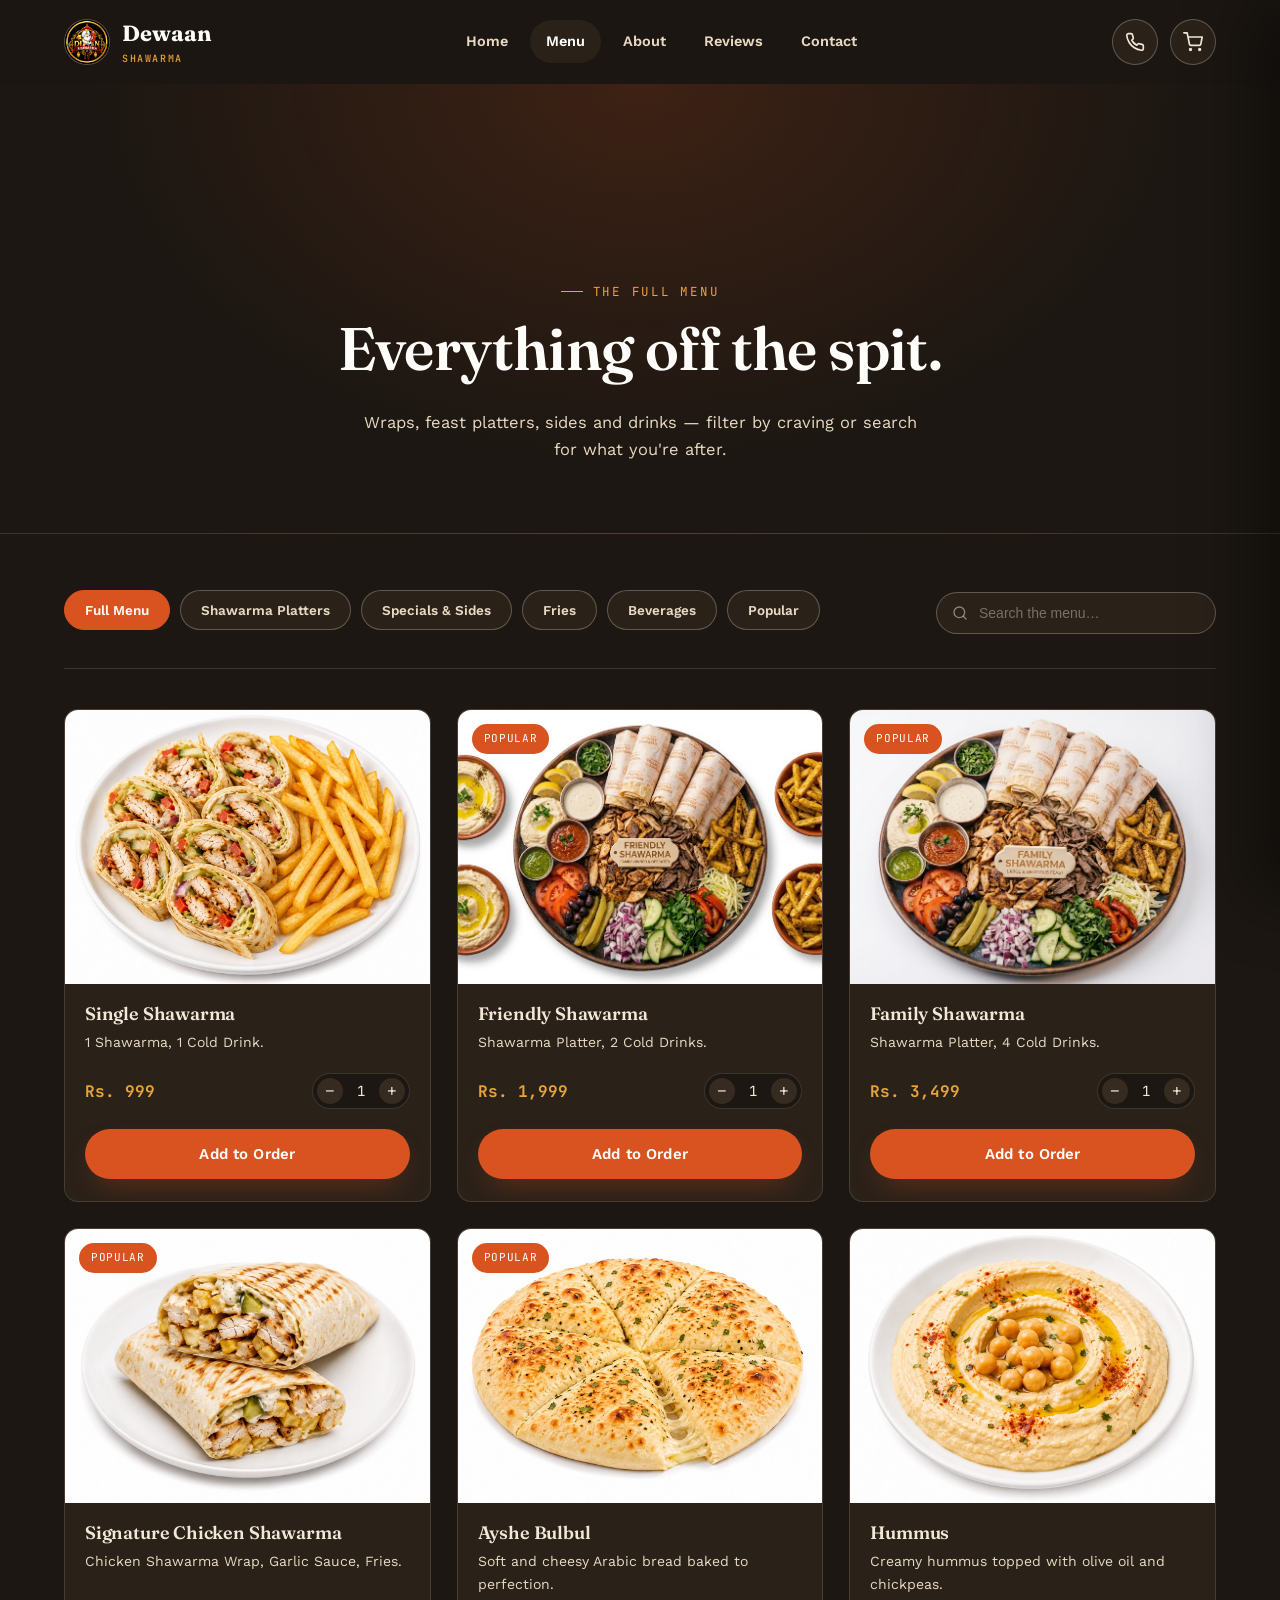
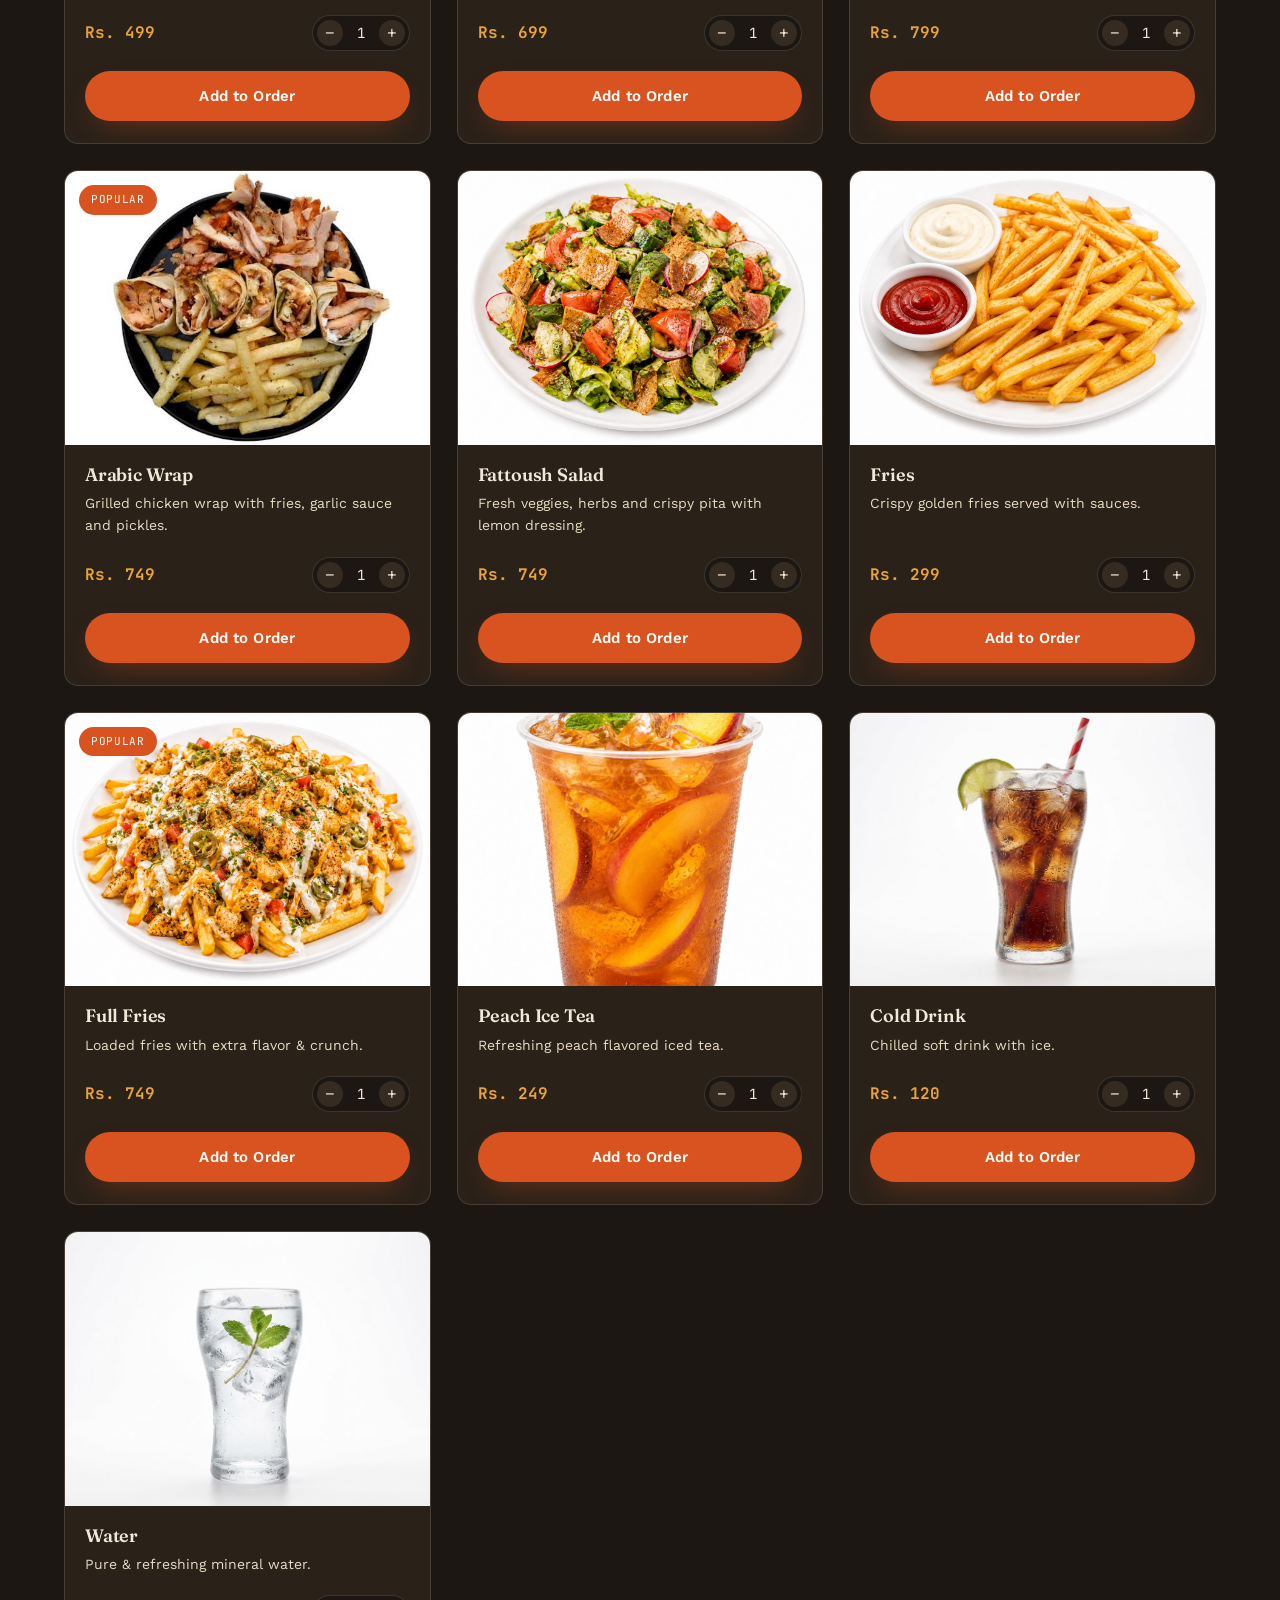
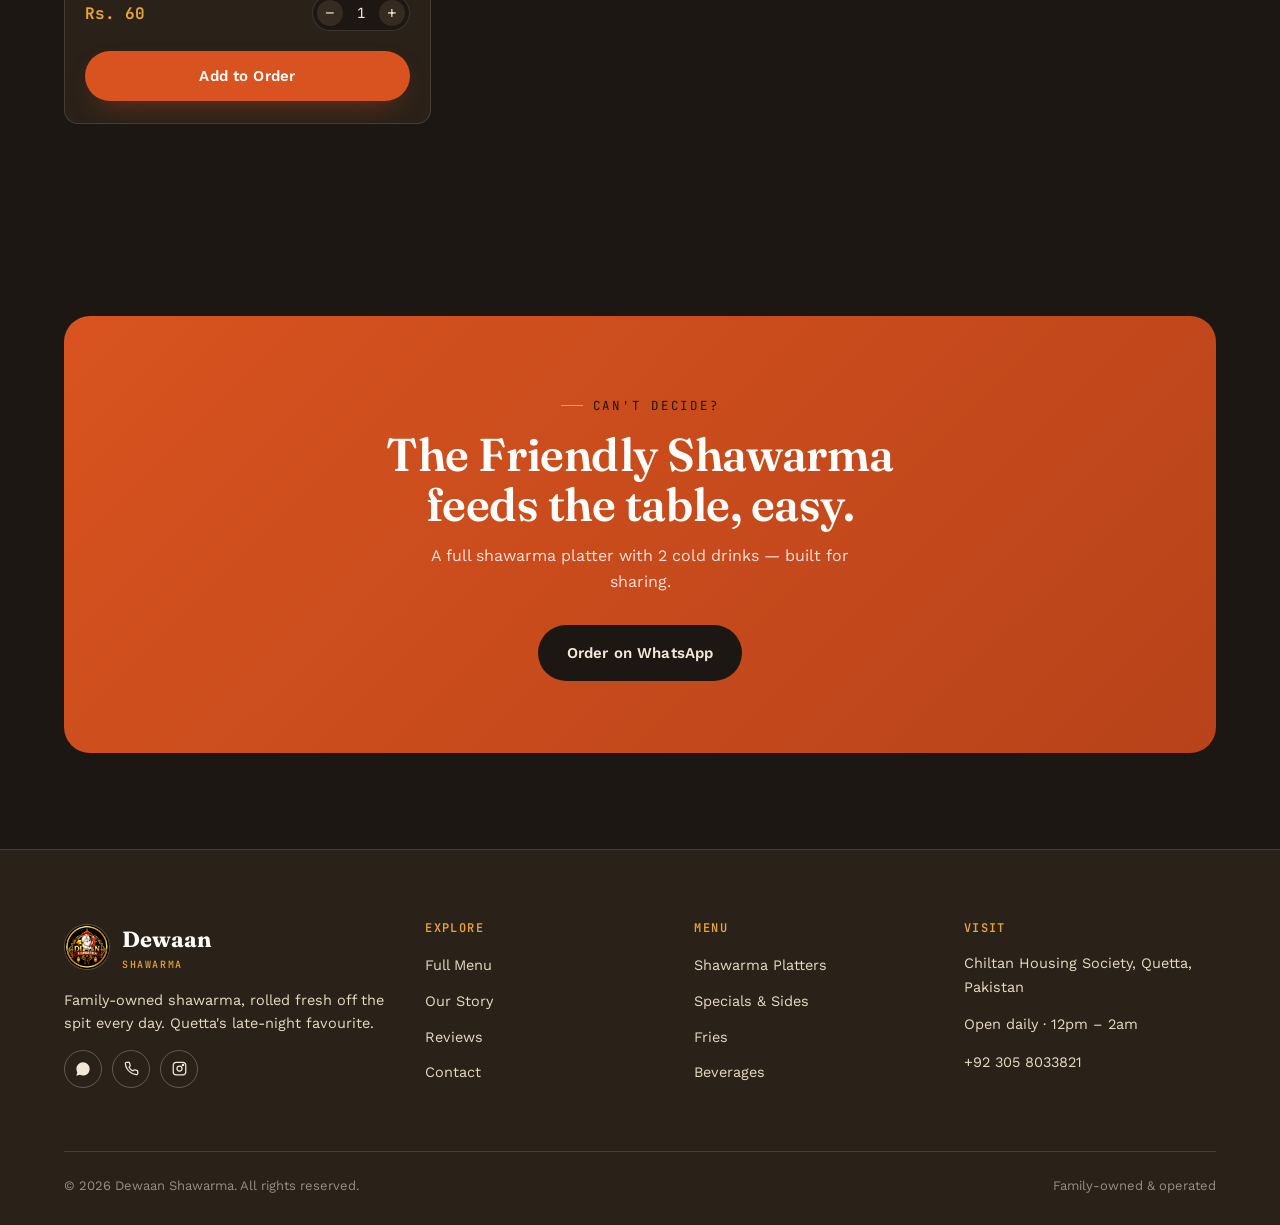
<file: menu.html>
<!DOCTYPE html>
<html lang="en">
<head>
<meta charset="UTF-8" />
<meta name="viewport" content="width=device-width, initial-scale=1.0" />
<title>Full Menu — Dewaan Shawarma</title>
<meta name="description" content="Browse wraps, feast platters, sides, salads and drinks from Dewaan Shawarma. Order for delivery or pickup." />
<link rel="icon" type="image/png" href="images/logo/favicon.png" />
<link rel="stylesheet" href="css/style.css" />
<link rel="stylesheet" href="css/animations.css" />
<link rel="stylesheet" href="css/responsive.css" />
</head>
<body>

<header class="site-header" data-site-header>
  <div class="container">
    <a href="index.html" class="brand">
      <span class="brand__mark"><img src="images/logo/dewaan-logo.png" alt="Dewaan Shawarma logo" /></span>
      <span class="brand__text">Dewaan<small>Shawarma</small></span>
    </a>
    <nav class="nav" data-nav-menu>
      <a href="index.html">Home</a>
      <a href="menu.html">Menu</a>
      <a href="about.html">About</a>
      <a href="reviews.html">Reviews</a>
      <a href="contact.html">Contact</a>
    </nav>
    <div class="header-actions">
      <a href="tel:+923058033821" class="icon-btn" aria-label="Call us">
        <svg viewBox="0 0 24 24" fill="none" stroke="currentColor" stroke-width="2" stroke-linecap="round" stroke-linejoin="round"><path d="M22 16.92v3a2 2 0 0 1-2.18 2 19.79 19.79 0 0 1-8.63-3.07 19.5 19.5 0 0 1-6-6 19.79 19.79 0 0 1-3.07-8.67A2 2 0 0 1 4.11 2h3a2 2 0 0 1 2 1.72c.127.96.361 1.903.7 2.81a2 2 0 0 1-.45 2.11L8.09 9.91a16 16 0 0 0 6 6l1.27-1.27a2 2 0 0 1 2.11-.45c.907.339 1.85.573 2.81.7A2 2 0 0 1 22 16.92z"/></svg>
      </a>
      <button type="button" class="icon-btn" data-cart-toggle aria-label="Open cart">
        <svg viewBox="0 0 24 24" fill="none" stroke="currentColor" stroke-width="2" stroke-linecap="round" stroke-linejoin="round"><circle cx="9" cy="21" r="1"/><circle cx="20" cy="21" r="1"/><path d="M1 1h4l2.68 13.39a2 2 0 0 0 2 1.61h9.72a2 2 0 0 0 2-1.61L23 6H6"/></svg>
        <span class="cart-badge is-hidden" data-cart-count>0</span>
      </button>
      <button type="button" class="nav-toggle" data-nav-toggle aria-label="Open menu" aria-expanded="false">
        <span></span><span></span><span></span>
      </button>
    </div>
  </div>
</header>

<main>

  <section class="page-hero">
    <div class="container">
      <span class="eyebrow">The Full Menu</span>
      <h1>Everything off the spit.</h1>
      <p>Wraps, feast platters, sides and drinks — filter by craving or search for what you're after.</p>
    </div>
  </section>

  <section style="padding-top:56px;">
    <div class="container">
      <div class="menu-toolbar">
        <div class="category-tabs" data-category-tabs></div>
        <div class="search-field">
          <svg viewBox="0 0 24 24" fill="none" stroke="currentColor" stroke-width="2" stroke-linecap="round" stroke-linejoin="round"><circle cx="11" cy="11" r="8"/><path d="m21 21-4.3-4.3"/></svg>
          <input type="search" placeholder="Search the menu…" data-menu-search aria-label="Search menu" />
        </div>
      </div>

      <div class="product-grid" data-menu-grid></div>
      <div class="menu-empty is-hidden" data-menu-empty>
        <h3>Nothing matches that search.</h3>
        <p>Try another word, or browse the full menu again.</p>
      </div>
    </div>
  </section>

  <section class="cta-band">
    <div class="container">
      <div class="cta-band__inner" data-reveal>
        <span class="eyebrow" style="color: var(--ink);">Can't decide?</span>
        <h2>The Friendly Shawarma feeds the table, easy.</h2>
        <p>A full shawarma platter with 2 cold drinks — built for sharing.</p>
        <div class="cta-band__actions">
          <a href="https://wa.me/923058033821" target="_blank" rel="noopener" class="btn btn--dark">Order on WhatsApp</a>
        </div>
      </div>
    </div>
  </section>

</main>

<footer class="site-footer">
  <div class="container">
    <div class="footer-grid">
      <div>
        <a href="index.html" class="brand" style="margin-bottom:16px;">
          <span class="brand__mark"><img src="images/logo/dewaan-logo.png" alt="Dewaan Shawarma logo" /></span>
          <span class="brand__text">Dewaan<small>Shawarma</small></span>
        </a>
        <p>Family-owned shawarma, rolled fresh off the spit every day. Quetta's late-night favourite.</p>
        <div class="social-row">
          <a href="https://wa.me/923058033821" target="_blank" rel="noopener" aria-label="WhatsApp"><svg width="16" height="16" viewBox="0 0 24 24" fill="currentColor"><path d="M12.04 2C6.58 2 2.13 6.45 2.13 11.91c0 1.75.46 3.45 1.32 4.95L2 22l5.25-1.38a9.9 9.9 0 0 0 4.79 1.22h.01c5.46 0 9.9-4.45 9.9-9.91 0-2.65-1.03-5.14-2.9-7.01A9.87 9.87 0 0 0 12.04 2z"/></svg></a>
          <a href="tel:+923058033821" aria-label="Call"><svg width="15" height="15" viewBox="0 0 24 24" fill="none" stroke="currentColor" stroke-width="2" stroke-linecap="round" stroke-linejoin="round"><path d="M22 16.92v3a2 2 0 0 1-2.18 2 19.79 19.79 0 0 1-8.63-3.07 19.5 19.5 0 0 1-6-6 19.79 19.79 0 0 1-3.07-8.67A2 2 0 0 1 4.11 2h3a2 2 0 0 1 2 1.72c.127.96.361 1.903.7 2.81a2 2 0 0 1-.45 2.11L8.09 9.91a16 16 0 0 0 6 6l1.27-1.27a2 2 0 0 1 2.11-.45c.907.339 1.85.573 2.81.7A2 2 0 0 1 22 16.92z"/></svg></a>
          <a href="#" aria-label="Instagram"><svg width="15" height="15" viewBox="0 0 24 24" fill="none" stroke="currentColor" stroke-width="2"><rect x="2" y="2" width="20" height="20" rx="5"/><circle cx="12" cy="12" r="4"/><circle cx="17.5" cy="6.5" r="1"/></svg></a>
        </div>
      </div>
      <div>
        <h4>Explore</h4>
        <ul class="footer-links">
          <li><a href="menu.html">Full Menu</a></li>
          <li><a href="about.html">Our Story</a></li>
          <li><a href="reviews.html">Reviews</a></li>
          <li><a href="contact.html">Contact</a></li>
        </ul>
      </div>
      <div>
        <h4>Menu</h4>
        <ul class="footer-links">
          <li><a href="menu.html?category=platters">Shawarma Platters</a></li>
          <li><a href="menu.html?category=specials">Specials &amp; Sides</a></li>
          <li><a href="menu.html?category=fries">Fries</a></li>
          <li><a href="menu.html?category=drinks">Beverages</a></li>
        </ul>
      </div>
      <div>
        <h4>Visit</h4>
        <p>Chiltan Housing Society, Quetta, Pakistan</p>
        <p>Open daily · 12pm – 2am</p>
        <p><a href="tel:+923058033821">+92 305 8033821</a></p>
      </div>
    </div>
    <div class="footer-bottom">
      <span>© <span data-year></span> Dewaan Shawarma. All rights reserved.</span>
      <span>Family-owned &amp; operated</span>
    </div>
  </div>
</footer>

<div class="cart-overlay" data-cart-overlay></div>
<aside class="cart-drawer" data-cart-drawer aria-label="Your order">
  <div class="chit-header">
    <h3>Order Chit</h3>
    <button type="button" class="chit-close" data-cart-close aria-label="Close cart">✕</button>
  </div>
  <div class="chit-body">
    <ul data-cart-lines></ul>
  </div>
  <div class="chit-perf"></div>
  <div class="chit-footer">
    <div class="chit-totals">
      <div><span>Subtotal</span><span data-cart-subtotal>Rs. 0</span></div>
      <div><span>Delivery</span><span data-cart-delivery>Free</span></div>
      <div class="chit-total-row"><span>Total</span><span data-cart-total>Rs. 0</span></div>
    </div>
    <form class="checkout-form" data-checkout-form novalidate>
      <div class="fulfilment-row">
        <label class="fulfilment-option"><input type="radio" name="fulfilment" value="delivery" checked /> Delivery</label>
        <label class="fulfilment-option"><input type="radio" name="fulfilment" value="pickup" /> Pickup</label>
      </div>
      <div class="field">
        <label for="customerName">Name</label>
        <input type="text" id="customerName" name="customerName" placeholder="Your full name" />
        <span class="field__error"></span>
      </div>
      <div class="field">
        <label for="customerPhone">Phone</label>
        <input type="tel" id="customerPhone" name="customerPhone" placeholder="03xx xxxxxxx" />
        <span class="field__error"></span>
      </div>
      <div class="field" data-address-field>
        <label for="address">Delivery address</label>
        <textarea id="address" name="address" rows="2" placeholder="House / street / area"></textarea>
        <span class="field__error"></span>
      </div>
      <div class="field">
        <label for="notes">Order notes (optional)</label>
        <textarea id="notes" name="notes" rows="2" placeholder="Extra spicy, no onions, etc."></textarea>
      </div>
      <button type="submit" class="btn btn--primary btn--block" data-checkout-submit>Order on WhatsApp</button>
    </form>
  </div>
</aside>

<script src="js/products.js"></script>
<script src="js/cart.js"></script>
<script src="js/checkout.js"></script>
<script src="js/main.js"></script>
<script src="js/menu.js"></script>
</body>
</html>
</file>
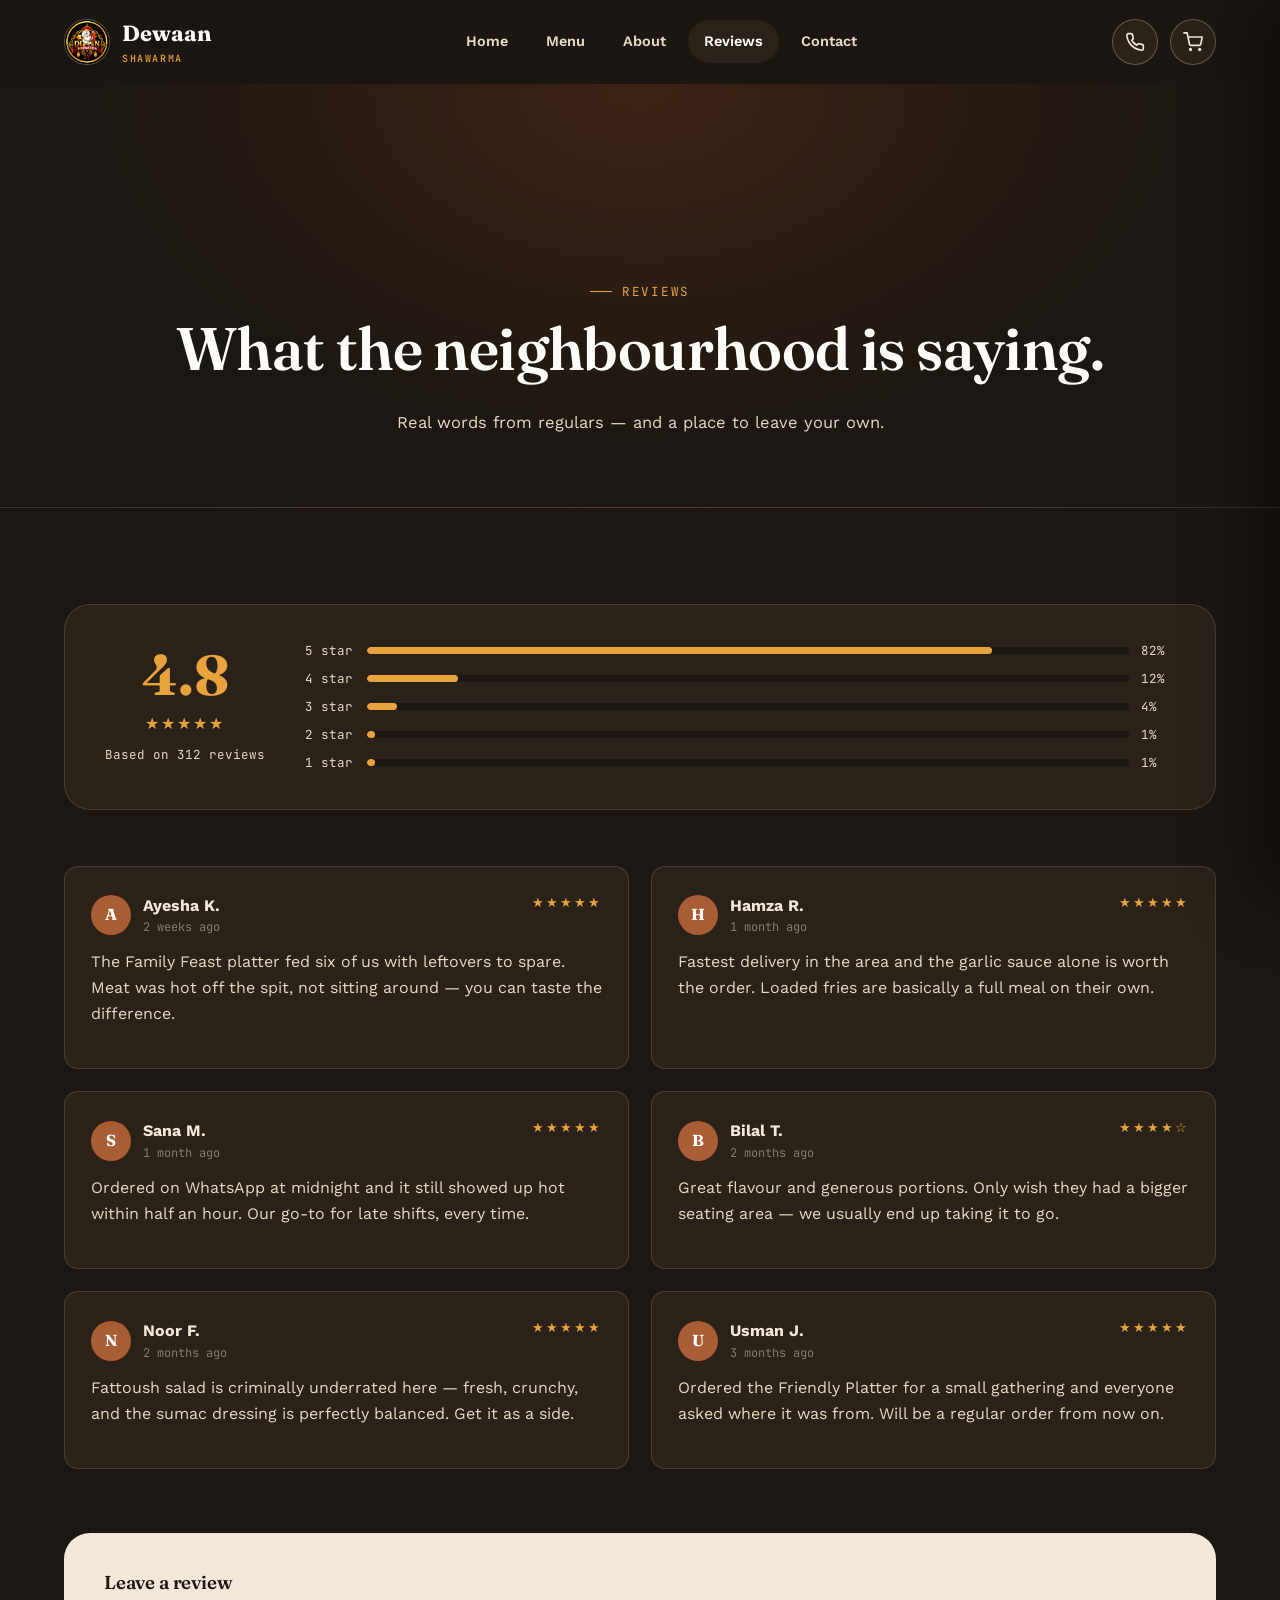
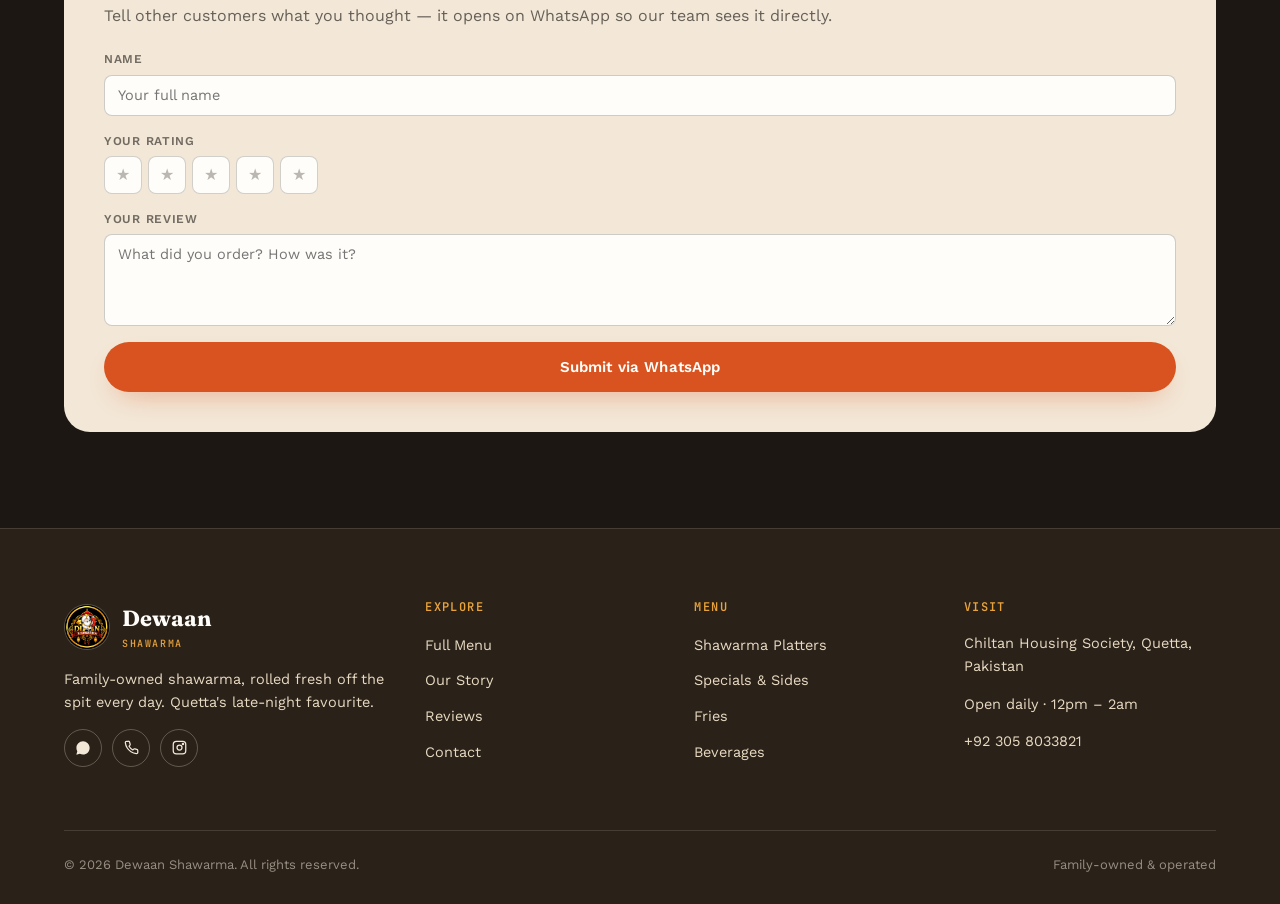
<file: reviews.html>
<!DOCTYPE html>
<html lang="en">
<head>
<meta charset="UTF-8" />
<meta name="viewport" content="width=device-width, initial-scale=1.0" />
<title>Reviews — Dewaan Shawarma</title>
<meta name="description" content="See what customers say about Dewaan Shawarma, and leave your own review." />
<link rel="icon" type="image/png" href="images/logo/favicon.png" />
<link rel="stylesheet" href="css/style.css" />
<link rel="stylesheet" href="css/animations.css" />
<link rel="stylesheet" href="css/responsive.css" />
</head>
<body>

<header class="site-header" data-site-header>
  <div class="container">
    <a href="index.html" class="brand">
      <span class="brand__mark"><img src="images/logo/dewaan-logo.png" alt="Dewaan Shawarma logo" /></span>
      <span class="brand__text">Dewaan<small>Shawarma</small></span>
    </a>
    <nav class="nav" data-nav-menu>
      <a href="index.html">Home</a>
      <a href="menu.html">Menu</a>
      <a href="about.html">About</a>
      <a href="reviews.html">Reviews</a>
      <a href="contact.html">Contact</a>
    </nav>
    <div class="header-actions">
      <a href="tel:+923058033821" class="icon-btn" aria-label="Call us">
        <svg viewBox="0 0 24 24" fill="none" stroke="currentColor" stroke-width="2" stroke-linecap="round" stroke-linejoin="round"><path d="M22 16.92v3a2 2 0 0 1-2.18 2 19.79 19.79 0 0 1-8.63-3.07 19.5 19.5 0 0 1-6-6 19.79 19.79 0 0 1-3.07-8.67A2 2 0 0 1 4.11 2h3a2 2 0 0 1 2 1.72c.127.96.361 1.903.7 2.81a2 2 0 0 1-.45 2.11L8.09 9.91a16 16 0 0 0 6 6l1.27-1.27a2 2 0 0 1 2.11-.45c.907.339 1.85.573 2.81.7A2 2 0 0 1 22 16.92z"/></svg>
      </a>
      <button type="button" class="icon-btn" data-cart-toggle aria-label="Open cart">
        <svg viewBox="0 0 24 24" fill="none" stroke="currentColor" stroke-width="2" stroke-linecap="round" stroke-linejoin="round"><circle cx="9" cy="21" r="1"/><circle cx="20" cy="21" r="1"/><path d="M1 1h4l2.68 13.39a2 2 0 0 0 2 1.61h9.72a2 2 0 0 0 2-1.61L23 6H6"/></svg>
        <span class="cart-badge is-hidden" data-cart-count>0</span>
      </button>
      <button type="button" class="nav-toggle" data-nav-toggle aria-label="Open menu" aria-expanded="false">
        <span></span><span></span><span></span>
      </button>
    </div>
  </div>
</header>

<main>

  <section class="page-hero">
    <div class="container">
      <span class="eyebrow">Reviews</span>
      <h1>What the neighbourhood is saying.</h1>
      <p>Real words from regulars — and a place to leave your own.</p>
    </div>
  </section>

  <section>
    <div class="container">

      <div class="reviews-summary" data-reveal>
        <div class="reviews-summary__score">
          <strong>4.8</strong>
          <div class="stars">★★★★★</div>
          <span>Based on 312 reviews</span>
        </div>
        <div class="reviews-summary__bars">
          <div class="bar-row"><span>5 star</span><div class="bar-track"><div class="bar-fill" style="width:82%"></div></div><span>82%</span></div>
          <div class="bar-row"><span>4 star</span><div class="bar-track"><div class="bar-fill" style="width:12%"></div></div><span>12%</span></div>
          <div class="bar-row"><span>3 star</span><div class="bar-track"><div class="bar-fill" style="width:4%"></div></div><span>4%</span></div>
          <div class="bar-row"><span>2 star</span><div class="bar-track"><div class="bar-fill" style="width:1%"></div></div><span>1%</span></div>
          <div class="bar-row"><span>1 star</span><div class="bar-track"><div class="bar-fill" style="width:1%"></div></div><span>1%</span></div>
        </div>
      </div>

      <div class="review-grid" data-reveal>
        <div class="review-card">
          <div class="review-card__top">
            <div class="review-card__person">
              <span class="testimonial-card__avatar">A</span>
              <div><strong>Ayesha K.</strong><div class="review-card__date">2 weeks ago</div></div>
            </div>
            <div class="stars">★★★★★</div>
          </div>
          <p>The Family Feast platter fed six of us with leftovers to spare. Meat was hot off the spit, not sitting around — you can taste the difference.</p>
        </div>

        <div class="review-card">
          <div class="review-card__top">
            <div class="review-card__person">
              <span class="testimonial-card__avatar">H</span>
              <div><strong>Hamza R.</strong><div class="review-card__date">1 month ago</div></div>
            </div>
            <div class="stars">★★★★★</div>
          </div>
          <p>Fastest delivery in the area and the garlic sauce alone is worth the order. Loaded fries are basically a full meal on their own.</p>
        </div>

        <div class="review-card">
          <div class="review-card__top">
            <div class="review-card__person">
              <span class="testimonial-card__avatar">S</span>
              <div><strong>Sana M.</strong><div class="review-card__date">1 month ago</div></div>
            </div>
            <div class="stars">★★★★★</div>
          </div>
          <p>Ordered on WhatsApp at midnight and it still showed up hot within half an hour. Our go-to for late shifts, every time.</p>
        </div>

        <div class="review-card">
          <div class="review-card__top">
            <div class="review-card__person">
              <span class="testimonial-card__avatar">B</span>
              <div><strong>Bilal T.</strong><div class="review-card__date">2 months ago</div></div>
            </div>
            <div class="stars">★★★★☆</div>
          </div>
          <p>Great flavour and generous portions. Only wish they had a bigger seating area — we usually end up taking it to go.</p>
        </div>

        <div class="review-card">
          <div class="review-card__top">
            <div class="review-card__person">
              <span class="testimonial-card__avatar">N</span>
              <div><strong>Noor F.</strong><div class="review-card__date">2 months ago</div></div>
            </div>
            <div class="stars">★★★★★</div>
          </div>
          <p>Fattoush salad is criminally underrated here — fresh, crunchy, and the sumac dressing is perfectly balanced. Get it as a side.</p>
        </div>

        <div class="review-card">
          <div class="review-card__top">
            <div class="review-card__person">
              <span class="testimonial-card__avatar">U</span>
              <div><strong>Usman J.</strong><div class="review-card__date">3 months ago</div></div>
            </div>
            <div class="stars">★★★★★</div>
          </div>
          <p>Ordered the Friendly Platter for a small gathering and everyone asked where it was from. Will be a regular order from now on.</p>
        </div>
      </div>

      <div class="review-form-panel" data-reveal>
        <h3>Leave a review</h3>
        <p style="color: rgba(28,23,18,0.65); margin-bottom: 22px;">Tell other customers what you thought — it opens on WhatsApp so our team sees it directly.</p>
        <form class="contact-form" data-review-form novalidate>
          <div class="field">
            <label for="rName">Name</label>
            <input type="text" id="rName" name="name" placeholder="Your full name" />
          </div>
          <div class="field">
            <label>Your rating</label>
            <div class="rating-select" data-rating-select>
              <button type="button" data-star="1">★</button>
              <button type="button" data-star="2">★</button>
              <button type="button" data-star="3">★</button>
              <button type="button" data-star="4">★</button>
              <button type="button" data-star="5">★</button>
            </div>
          </div>
          <div class="field">
            <label for="rMessage">Your review</label>
            <textarea id="rMessage" name="message" rows="4" placeholder="What did you order? How was it?"></textarea>
          </div>
          <button type="submit" class="btn btn--primary btn--block">Submit via WhatsApp</button>
        </form>
      </div>

    </div>
  </section>

</main>

<footer class="site-footer">
  <div class="container">
    <div class="footer-grid">
      <div>
        <a href="index.html" class="brand" style="margin-bottom:16px;">
          <span class="brand__mark"><img src="images/logo/dewaan-logo.png" alt="Dewaan Shawarma logo" /></span>
          <span class="brand__text">Dewaan<small>Shawarma</small></span>
        </a>
        <p>Family-owned shawarma, rolled fresh off the spit every day. Quetta's late-night favourite.</p>
        <div class="social-row">
          <a href="https://wa.me/923058033821" target="_blank" rel="noopener" aria-label="WhatsApp"><svg width="16" height="16" viewBox="0 0 24 24" fill="currentColor"><path d="M12.04 2C6.58 2 2.13 6.45 2.13 11.91c0 1.75.46 3.45 1.32 4.95L2 22l5.25-1.38a9.9 9.9 0 0 0 4.79 1.22h.01c5.46 0 9.9-4.45 9.9-9.91 0-2.65-1.03-5.14-2.9-7.01A9.87 9.87 0 0 0 12.04 2z"/></svg></a>
          <a href="tel:+923058033821" aria-label="Call"><svg width="15" height="15" viewBox="0 0 24 24" fill="none" stroke="currentColor" stroke-width="2" stroke-linecap="round" stroke-linejoin="round"><path d="M22 16.92v3a2 2 0 0 1-2.18 2 19.79 19.79 0 0 1-8.63-3.07 19.5 19.5 0 0 1-6-6 19.79 19.79 0 0 1-3.07-8.67A2 2 0 0 1 4.11 2h3a2 2 0 0 1 2 1.72c.127.96.361 1.903.7 2.81a2 2 0 0 1-.45 2.11L8.09 9.91a16 16 0 0 0 6 6l1.27-1.27a2 2 0 0 1 2.11-.45c.907.339 1.85.573 2.81.7A2 2 0 0 1 22 16.92z"/></svg></a>
          <a href="#" aria-label="Instagram"><svg width="15" height="15" viewBox="0 0 24 24" fill="none" stroke="currentColor" stroke-width="2"><rect x="2" y="2" width="20" height="20" rx="5"/><circle cx="12" cy="12" r="4"/><circle cx="17.5" cy="6.5" r="1"/></svg></a>
        </div>
      </div>
      <div>
        <h4>Explore</h4>
        <ul class="footer-links">
          <li><a href="menu.html">Full Menu</a></li>
          <li><a href="about.html">Our Story</a></li>
          <li><a href="reviews.html">Reviews</a></li>
          <li><a href="contact.html">Contact</a></li>
        </ul>
      </div>
      <div>
        <h4>Menu</h4>
        <ul class="footer-links">
          <li><a href="menu.html?category=platters">Shawarma Platters</a></li>
          <li><a href="menu.html?category=specials">Specials &amp; Sides</a></li>
          <li><a href="menu.html?category=fries">Fries</a></li>
          <li><a href="menu.html?category=drinks">Beverages</a></li>
        </ul>
      </div>
      <div>
        <h4>Visit</h4>
        <p>Chiltan Housing Society, Quetta, Pakistan</p>
        <p>Open daily · 12pm – 2am</p>
        <p><a href="tel:+923058033821">+92 305 8033821</a></p>
      </div>
    </div>
    <div class="footer-bottom">
      <span>© <span data-year></span> Dewaan Shawarma. All rights reserved.</span>
      <span>Family-owned &amp; operated</span>
    </div>
  </div>
</footer>

<div class="cart-overlay" data-cart-overlay></div>
<aside class="cart-drawer" data-cart-drawer aria-label="Your order">
  <div class="chit-header">
    <h3>Order Chit</h3>
    <button type="button" class="chit-close" data-cart-close aria-label="Close cart">✕</button>
  </div>
  <div class="chit-body">
    <ul data-cart-lines></ul>
  </div>
  <div class="chit-perf"></div>
  <div class="chit-footer">
    <div class="chit-totals">
      <div><span>Subtotal</span><span data-cart-subtotal>Rs. 0</span></div>
      <div><span>Delivery</span><span data-cart-delivery>Free</span></div>
      <div class="chit-total-row"><span>Total</span><span data-cart-total>Rs. 0</span></div>
    </div>
    <form class="checkout-form" data-checkout-form novalidate>
      <div class="fulfilment-row">
        <label class="fulfilment-option"><input type="radio" name="fulfilment" value="delivery" checked /> Delivery</label>
        <label class="fulfilment-option"><input type="radio" name="fulfilment" value="pickup" /> Pickup</label>
      </div>
      <div class="field">
        <label for="customerName">Name</label>
        <input type="text" id="customerName" name="customerName" placeholder="Your full name" />
        <span class="field__error"></span>
      </div>
      <div class="field">
        <label for="customerPhone">Phone</label>
        <input type="tel" id="customerPhone" name="customerPhone" placeholder="03xx xxxxxxx" />
        <span class="field__error"></span>
      </div>
      <div class="field" data-address-field>
        <label for="address">Delivery address</label>
        <textarea id="address" name="address" rows="2" placeholder="House / street / area"></textarea>
        <span class="field__error"></span>
      </div>
      <div class="field">
        <label for="notes">Order notes (optional)</label>
        <textarea id="notes" name="notes" rows="2" placeholder="Extra spicy, no onions, etc."></textarea>
      </div>
      <button type="submit" class="btn btn--primary btn--block" data-checkout-submit>Order on WhatsApp</button>
    </form>
  </div>
</aside>

<script src="js/products.js"></script>
<script src="js/cart.js"></script>
<script src="js/checkout.js"></script>
<script src="js/main.js"></script>
<script>
  /* Reviews page: star selector + WhatsApp review submission (page-specific, kept inline as it only applies here) */
  document.addEventListener("DOMContentLoaded", () => {
    const select = document.querySelector("[data-rating-select]");
    let rating = 0;
    if (select) {
      select.addEventListener("click", (e) => {
        const btn = e.target.closest("button[data-star]");
        if (!btn) return;
        rating = Number(btn.dataset.star);
        select.querySelectorAll("button").forEach((b) => {
          b.classList.toggle("is-selected", Number(b.dataset.star) <= rating);
        });
      });
    }

    const form = document.querySelector("[data-review-form]");
    if (form) {
      form.addEventListener("submit", (e) => {
        e.preventDefault();
        const name = form.querySelector('[name="name"]').value.trim();
        const message = form.querySelector('[name="message"]').value.trim();
        if (!name || !message || rating === 0) {
          toast("Add your name, a rating, and a review first");
          return;
        }
        const stars = "★".repeat(rating) + "☆".repeat(5 - rating);
        const text = `*New Review — Dewaan Shawarma*\n\n*Name:* ${name}\n*Rating:* ${stars}\n*Review:* ${message}`;
        window.open(`https://wa.me/${WHATSAPP_NUMBER}?text=${encodeURIComponent(text)}`, "_blank");
        form.reset();
        rating = 0;
        select.querySelectorAll("button").forEach((b) => b.classList.remove("is-selected"));
        toast("Thanks! Opening WhatsApp to submit your review…");
      });
    }
  });
</script>
</body>
</html>
</file>
<file: css/style.css>
/* ============================================================
   DEWAAN SHAWARMA — CORE STYLESHEET
   Design language: a night-market shawarma stall — charcoal
   dark, ember/saffron accents, copper platters, order-chit
   (receipt) motif for the cart. See README for the full token
   rationale.
   ============================================================ */

@import url("https://fonts.googleapis.com/css2?family=Fraunces:opsz,wght@9..144,400;9..144,500;9..144,600;9..144,700&family=Work+Sans:wght@400;500;600;700&family=JetBrains+Mono:wght@400;500;700&display=swap");

:root {
  /* Color tokens */
  --ink: #1c1712;
  --ink-soft: #2a2119;
  --ink-softer: #362b20;
  --parchment: #f3e8d8;
  --parchment-dim: #e8dac2;
  --white: #fffdf9;
  --ember: #d8531f;
  --ember-dark: #b8431a;
  --saffron: #e8a33d;
  --olive: #6b7a4f;
  --copper: #a85d34;
  --line: rgba(243, 232, 216, 0.14);
  --line-strong: rgba(243, 232, 216, 0.28);

  /* Type */
  --font-display: "Fraunces", Georgia, serif;
  --font-body: "Work Sans", -apple-system, "Segoe UI", sans-serif;
  --font-mono: "JetBrains Mono", "Courier New", monospace;

  /* Layout */
  --max-width: 1200px;
  --radius-sm: 8px;
  --radius-md: 14px;
  --radius-lg: 26px;
  --shadow-soft: 0 20px 45px -25px rgba(0, 0, 0, 0.55);
  --shadow-pop: 0 12px 30px -12px rgba(216, 83, 31, 0.45);

  --header-h: 84px;
}

* {
  box-sizing: border-box;
}

html {
  scroll-behavior: smooth;
}

body {
  margin: 0;
  background: var(--ink);
  color: var(--parchment);
  font-family: var(--font-body);
  font-size: 16px;
  line-height: 1.6;
  -webkit-font-smoothing: antialiased;
}

body.no-scroll {
  overflow: hidden;
}

img {
  max-width: 100%;
  display: block;
}

a {
  color: inherit;
  text-decoration: none;
}

h1, h2, h3, h4 {
  font-family: var(--font-display);
  font-weight: 600;
  line-height: 1.08;
  margin: 0 0 0.5em;
  letter-spacing: -0.01em;
}

p {
  margin: 0 0 1em;
  color: var(--parchment-dim);
}

ul {
  list-style: none;
  margin: 0;
  padding: 0;
}

button {
  font-family: inherit;
  cursor: pointer;
}

:focus-visible {
  outline: 2px solid var(--saffron);
  outline-offset: 3px;
}

.container {
  width: 100%;
  max-width: var(--max-width);
  margin: 0 auto;
  padding: 0 24px;
}

.eyebrow {
  font-family: var(--font-mono);
  text-transform: uppercase;
  letter-spacing: 0.14em;
  font-size: 12.5px;
  color: var(--saffron);
  display: inline-flex;
  align-items: center;
  gap: 10px;
  margin-bottom: 14px;
}

.eyebrow::before {
  content: "";
  width: 22px;
  height: 1px;
  background: var(--saffron);
}

section {
  padding: 96px 0;
}

.section-head {
  max-width: 640px;
  margin-bottom: 48px;
}

.section-head p {
  font-size: 17px;
}

.section-head--center {
  margin-left: auto;
  margin-right: auto;
  text-align: center;
}

/* ---------- Buttons ---------- */

.btn {
  display: inline-flex;
  align-items: center;
  justify-content: center;
  gap: 10px;
  padding: 15px 28px;
  border-radius: 999px;
  border: 1px solid transparent;
  font-family: var(--font-body);
  font-weight: 600;
  font-size: 15px;
  letter-spacing: 0.01em;
  transition: transform 0.2s ease, box-shadow 0.2s ease, background 0.2s ease, border-color 0.2s ease;
  white-space: nowrap;
}

.btn--primary {
  background: var(--ember);
  color: var(--white);
  box-shadow: var(--shadow-pop);
}

.btn--primary:hover {
  background: var(--ember-dark);
  transform: translateY(-2px);
}

.btn--ghost {
  background: transparent;
  border-color: var(--line-strong);
  color: var(--parchment);
}

.btn--ghost:hover {
  border-color: var(--saffron);
  color: var(--saffron);
}

.btn--dark {
  background: var(--ink-soft);
  color: var(--parchment);
  border-color: var(--line);
}

.btn--dark:hover {
  border-color: var(--saffron);
}

.btn--block {
  width: 100%;
}

.btn:disabled {
  opacity: 0.45;
  cursor: not-allowed;
  transform: none !important;
}

/* ---------- Site header ---------- */

.site-header {
  position: sticky;
  top: 0;
  z-index: 60;
  height: var(--header-h);
  display: flex;
  align-items: center;
  background: rgba(28, 23, 18, 0.72);
  backdrop-filter: blur(14px);
  border-bottom: 1px solid transparent;
  transition: border-color 0.25s ease, background 0.25s ease, height 0.25s ease;
}

.site-header.is-scrolled {
  border-bottom-color: var(--line);
  background: rgba(28, 23, 18, 0.94);
}

.site-header .container {
  display: flex;
  align-items: center;
  justify-content: space-between;
  gap: 24px;
}

.brand {
  display: flex;
  align-items: center;
  gap: 12px;
  font-family: var(--font-display);
  font-size: 22px;
  font-weight: 700;
  color: var(--white);
}

.brand__mark {
  width: 46px;
  height: 46px;
  border-radius: 50%;
  background: var(--ink);
  border: 1px solid var(--line-strong);
  display: flex;
  align-items: center;
  justify-content: center;
  overflow: hidden;
  flex-shrink: 0;
}

.brand__mark img {
  width: 100%;
  height: 100%;
  object-fit: cover;
}

.brand__text small {
  display: block;
  font-family: var(--font-mono);
  font-size: 10px;
  letter-spacing: 0.16em;
  text-transform: uppercase;
  color: var(--saffron);
  font-weight: 500;
}

.nav {
  display: flex;
  align-items: center;
  gap: 6px;
}

.nav a {
  font-size: 14.5px;
  font-weight: 600;
  padding: 10px 16px;
  border-radius: 999px;
  color: var(--parchment-dim);
  transition: color 0.2s ease, background 0.2s ease;
}

.nav a:hover,
.nav a.is-active {
  color: var(--white);
  background: var(--ink-soft);
}

.header-actions {
  display: flex;
  align-items: center;
  gap: 12px;
}

.icon-btn {
  position: relative;
  width: 46px;
  height: 46px;
  border-radius: 50%;
  border: 1px solid var(--line-strong);
  background: var(--ink-soft);
  display: flex;
  align-items: center;
  justify-content: center;
  color: var(--parchment);
  transition: border-color 0.2s ease, transform 0.2s ease;
}

.icon-btn:hover {
  border-color: var(--saffron);
}

.icon-btn svg {
  width: 20px;
  height: 20px;
}

.cart-badge {
  position: absolute;
  top: -4px;
  right: -4px;
  min-width: 20px;
  height: 20px;
  padding: 0 5px;
  border-radius: 999px;
  background: var(--ember);
  color: var(--white);
  font-family: var(--font-mono);
  font-size: 11px;
  font-weight: 700;
  display: flex;
  align-items: center;
  justify-content: center;
  border: 2px solid var(--ink);
}

.cart-badge.is-hidden {
  display: none;
}

.icon-btn.pulse {
  animation: cart-pulse 0.5s ease;
}

.nav-toggle {
  display: none;
  flex-direction: column;
  justify-content: center;
  gap: 5px;
  width: 46px;
  height: 46px;
  border-radius: 50%;
  border: 1px solid var(--line-strong);
  background: var(--ink-soft);
}

.nav-toggle span {
  width: 18px;
  height: 2px;
  background: var(--parchment);
  margin: 0 auto;
  transition: transform 0.25s ease, opacity 0.25s ease;
}

.nav-toggle.is-open span:nth-child(1) {
  transform: translateY(7px) rotate(45deg);
}
.nav-toggle.is-open span:nth-child(2) {
  opacity: 0;
}
.nav-toggle.is-open span:nth-child(3) {
  transform: translateY(-7px) rotate(-45deg);
}

/* ---------- Footer ---------- */

.site-footer {
  border-top: 1px solid var(--line);
  padding: 72px 0 28px;
  background: var(--ink-soft);
}

.footer-grid {
  display: grid;
  grid-template-columns: 1.4fr 1fr 1fr 1.1fr;
  gap: 40px;
  margin-bottom: 56px;
}

.footer-grid h4 {
  font-family: var(--font-mono);
  text-transform: uppercase;
  font-size: 12px;
  letter-spacing: 0.12em;
  color: var(--saffron);
  margin-bottom: 18px;
}

.footer-grid p {
  font-size: 14.5px;
}

.footer-links li {
  margin-bottom: 10px;
}

.footer-links a {
  font-size: 14.5px;
  color: var(--parchment-dim);
  transition: color 0.2s ease;
}

.footer-links a:hover {
  color: var(--saffron);
}

.footer-bottom {
  display: flex;
  justify-content: space-between;
  align-items: center;
  padding-top: 24px;
  border-top: 1px solid var(--line);
  font-size: 13px;
  color: rgba(243, 232, 216, 0.55);
  flex-wrap: wrap;
  gap: 12px;
}

.social-row {
  display: flex;
  gap: 10px;
}

.social-row a {
  width: 38px;
  height: 38px;
  border-radius: 50%;
  border: 1px solid var(--line-strong);
  display: flex;
  align-items: center;
  justify-content: center;
}

.social-row a:hover {
  border-color: var(--saffron);
  color: var(--saffron);
}

/* ---------- Product cards ---------- */

.product-grid {
  display: grid;
  grid-template-columns: repeat(3, 1fr);
  gap: 26px;
}

.product-card {
  background: var(--ink-soft);
  border: 1px solid var(--line);
  border-radius: var(--radius-md);
  overflow: hidden;
  display: flex;
  flex-direction: column;
  transition: transform 0.25s ease, border-color 0.25s ease, box-shadow 0.25s ease;
}

.product-card:hover {
  transform: translateY(-6px);
  border-color: var(--line-strong);
  box-shadow: var(--shadow-soft);
}

.product-card__media {
  position: relative;
  aspect-ratio: 4 / 3;
  overflow: hidden;
  background: var(--ink);
}

.product-card__media img {
  width: 100%;
  height: 100%;
  object-fit: cover;
  object-position: center;
  transition: transform 0.5s ease;
}

.product-card:hover .product-card__media img {
  transform: scale(1.06);
}

.product-card__badge {
  position: absolute;
  top: 14px;
  left: 14px;
  background: var(--ember);
  color: var(--white);
  font-family: var(--font-mono);
  font-size: 11px;
  letter-spacing: 0.06em;
  text-transform: uppercase;
  padding: 6px 12px;
  border-radius: 999px;
}

.product-card__body {
  padding: 20px 20px 22px;
  display: flex;
  flex-direction: column;
  gap: 6px;
  flex: 1;
}

.product-card__name {
  font-size: 18px;
  margin-bottom: 2px;
}

.product-card__desc {
  font-size: 14px;
  color: var(--parchment-dim);
  flex: 1;
  margin-bottom: 14px;
}

.product-card__footer {
  display: flex;
  align-items: center;
  justify-content: space-between;
  margin-bottom: 14px;
}

.product-card__price {
  font-family: var(--font-mono);
  font-weight: 700;
  font-size: 16px;
  color: var(--saffron);
}

.stepper {
  display: flex;
  align-items: center;
  gap: 10px;
  background: var(--ink);
  border-radius: 999px;
  padding: 4px;
  border: 1px solid var(--line);
}

.qty-btn {
  width: 26px;
  height: 26px;
  border-radius: 50%;
  border: none;
  background: var(--ink-softer);
  color: var(--parchment);
  font-size: 16px;
  line-height: 1;
  display: flex;
  align-items: center;
  justify-content: center;
  transition: background 0.2s ease;
}

.qty-btn:hover {
  background: var(--ember);
}

.qty-value {
  font-family: var(--font-mono);
  min-width: 16px;
  text-align: center;
  font-size: 14px;
}

/* ---------- Cart drawer (order chit) ---------- */

.cart-overlay {
  position: fixed;
  inset: 0;
  background: rgba(10, 8, 6, 0.6);
  z-index: 90;
  opacity: 0;
  pointer-events: none;
  transition: opacity 0.3s ease;
}

.cart-overlay.is-open {
  opacity: 1;
  pointer-events: auto;
}

.cart-drawer {
  position: fixed;
  top: 0;
  right: 0;
  height: 100%;
  width: min(420px, 100%);
  background: var(--parchment);
  color: var(--ink);
  z-index: 95;
  transform: translateX(100%);
  transition: transform 0.35s cubic-bezier(0.22, 1, 0.36, 1);
  display: flex;
  flex-direction: column;
  box-shadow: -30px 0 60px rgba(0, 0, 0, 0.4);
  display: flex !important;
  flex-direction: column !important;
  height: 100vh !important;
  height: 100dvh !important;
  max-height: 100dvh !important;
  overflow: hidden !important;
}

.cart-drawer.is-open {
  transform: translateX(0);
}

.chit-perf {
  height: 14px;
  background-image: radial-gradient(circle, var(--ink) 4px, transparent 4.5px);
  background-size: 20px 14px;
  background-repeat: repeat-x;
  background-position: center;
  flex-shrink: 0;
}

.chit-header {
  padding: 22px 24px 14px;
  border-bottom: 1px dashed rgba(28, 23, 18, 0.25);
  display: flex;
  align-items: center;
  justify-content: space-between;
  flex-shrink: 0;
}

.chit-header h3 {
  font-family: var(--font-mono);
  text-transform: uppercase;
  letter-spacing: 0.1em;
  font-size: 15px;
  margin: 0;
}

.chit-close {
  width: 34px;
  height: 34px;
  border-radius: 50%;
  border: 1px solid rgba(28, 23, 18, 0.2);
  background: transparent;
  display: flex;
  align-items: center;
  justify-content: center;
}

.chit-close:hover {
  background: rgba(28, 23, 18, 0.08);
}

.chit-body {
  flex: 1;
  overflow-y: auto;
  padding: 6px 24px;
  flex: 0 1 auto !important;
  max-height: 35vh !important;
  overflow-y: auto !important;
  -webkit-overflow-scrolling: touch;
}

.chit-line {
  display: grid;
  grid-template-columns: 56px 1fr auto;
  gap: 12px;
  padding: 16px 0;
  border-bottom: 1px dashed rgba(28, 23, 18, 0.18);
  align-items: flex-start;
}

.chit-line img {
  width: 56px;
  height: 56px;
  object-fit: cover;
  border-radius: 8px;
}

.chit-line__name {
  font-weight: 600;
  font-size: 14.5px;
  margin: 0 0 2px;
  color: var(--ink);
}

.chit-line__price {
  font-family: var(--font-mono);
  font-size: 12px;
  color: rgba(28, 23, 18, 0.55);
}

.chit-line__controls {
  display: flex;
  align-items: center;
  gap: 8px;
  margin-top: 8px;
}

.chit-line__controls .qty-btn {
  background: rgba(28, 23, 18, 0.08);
  color: var(--ink);
}

.chit-line__controls .qty-value {
  color: var(--ink);
}

.chit-line__remove {
  border: none;
  background: none;
  font-family: var(--font-mono);
  font-size: 11px;
  text-decoration: underline;
  color: var(--ember-dark);
  margin-left: auto;
  padding: 0;
}

.chit-line__total {
  font-family: var(--font-mono);
  font-weight: 700;
  font-size: 14px;
  color: var(--ink);
}

.chit-empty {
  text-align: center;
  padding: 60px 10px;
  color: rgba(28, 23, 18, 0.6);
}

.chit-empty p {
  font-family: var(--font-display);
  font-size: 19px;
  color: var(--ink);
  margin-bottom: 4px;
}

.chit-empty span {
  font-size: 13.5px;
}

.chit-footer {
  flex-shrink: 0;
  padding: 18px 24px 26px;
  border-top: 1px dashed rgba(28, 23, 18, 0.25);
  background: var(--parchment-dim);
  flex: 1 1 auto !important;
  overflow-y: auto !important;
  -webkit-overflow-scrolling: touch;
  padding-bottom: calc(20px + env(safe-area-inset-bottom, 0px)) !important;
}

.chit-totals {
  font-family: var(--font-mono);
  font-size: 13.5px;
  margin-bottom: 14px;
}

.chit-totals div {
  display: flex;
  justify-content: space-between;
  padding: 4px 0;
  color: rgba(28, 23, 18, 0.75);
}

.chit-totals .chit-total-row {
  font-weight: 700;
  font-size: 15.5px;
  color: var(--ink);
  border-top: 1px dashed rgba(28, 23, 18, 0.25);
  margin-top: 6px;
  padding-top: 10px;
}

.checkout-form {
  display: flex;
  flex-direction: column;
  gap: 12px;
}

.fulfilment-row {
  display: flex;
  gap: 10px;
}

.fulfilment-option {
  flex: 1;
  border: 1px solid rgba(28, 23, 18, 0.2);
  border-radius: var(--radius-sm);
  padding: 10px 12px;
  display: flex;
  align-items: center;
  gap: 8px;
  cursor: pointer;
  font-size: 13.5px;
  font-weight: 600;
  background: var(--white);
}

.fulfilment-option:has(input:checked) {
  border-color: var(--ember);
  background: rgba(216, 83, 31, 0.08);
  color: var(--ember-dark);
}

.field {
  display: flex;
  flex-direction: column;
  gap: 5px;
}

.field label {
  font-size: 12px;
  font-weight: 600;
  text-transform: uppercase;
  letter-spacing: 0.06em;
  color: rgba(28, 23, 18, 0.6);
}

.field input,
.field textarea {
  border: 1px solid rgba(28, 23, 18, 0.22);
  border-radius: var(--radius-sm);
  padding: 11px 13px;
  font-family: var(--font-body);
  font-size: 14.5px;
  background: var(--white);
  color: var(--ink);
  resize: vertical;
}

.field input:focus,
.field textarea:focus {
  outline: none;
  border-color: var(--ember);
}

.field.is-hidden {
  display: none;
}

.field__error {
  font-size: 12px;
  color: var(--ember-dark);
  min-height: 14px;
}

.field.has-error input,
.field.has-error textarea {
  border-color: var(--ember-dark);
}

/* ---------- Toast ---------- */

.toast {
  position: fixed;
  bottom: 28px;
  left: 50%;
  transform: translateX(-50%) translateY(20px);
  background: var(--ink);
  color: var(--parchment);
  border: 1px solid var(--line-strong);
  padding: 13px 22px;
  border-radius: 999px;
  font-size: 14px;
  font-weight: 600;
  opacity: 0;
  pointer-events: none;
  transition: opacity 0.25s ease, transform 0.25s ease;
  z-index: 200;
  box-shadow: var(--shadow-soft);
}

.toast.is-visible {
  opacity: 1;
  transform: translateX(-50%) translateY(0);
}

/* ---------- Utility ---------- */

.is-hidden {
  display: none !important;
}

.text-center {
  text-align: center;
}

/* ============================================================
   PAGE SECTIONS
   ============================================================ */

/* ---------- Hero ---------- */

.hero {
  position: relative;
  min-height: 92vh;
  display: flex;
  align-items: flex-end;
  padding: 0 0 90px;
  overflow: hidden;
}

.hero__bg {
  position: absolute;
  inset: 0;
  z-index: -2;
}

.hero__bg img {
  width: 100%;
  height: 100%;
  object-fit: cover;
  object-position: center 30%;
}

.hero__scrim {
  position: absolute;
  inset: 0;
  z-index: -1;
  background:
    linear-gradient(180deg, rgba(17, 13, 10, 0.55) 0%, rgba(17, 13, 10, 0.35) 30%, var(--ink) 92%),
    linear-gradient(90deg, rgba(17, 13, 10, 0.75) 0%, rgba(17, 13, 10, 0.15) 55%);
}

.hero__content {
  max-width: 680px;
}

.hero h1 {
  font-size: clamp(48px, 7vw, 84px);
  color: var(--white);
  margin-bottom: 20px;
}

.hero h1 em {
  font-style: italic;
  color: var(--saffron);
}

.hero__lede {
  font-size: 18px;
  max-width: 480px;
  margin-bottom: 34px;
}

.hero__actions {
  display: flex;
  gap: 14px;
  flex-wrap: wrap;
}

.hero__scroll-cue {
  position: absolute;
  bottom: 34px;
  right: 40px;
  display: flex;
  align-items: center;
  gap: 10px;
  font-family: var(--font-mono);
  font-size: 11px;
  text-transform: uppercase;
  letter-spacing: 0.12em;
  color: var(--parchment-dim);
}

.hero__scroll-cue span {
  width: 1px;
  height: 32px;
  background: linear-gradient(var(--saffron), transparent);
}

/* ---------- Ticket strip (facts row) ---------- */

.ticket-strip {
  padding: 0;
  margin-top: -50px;
  position: relative;
  z-index: 5;
}

.ticket-strip__inner {
  background: var(--parchment);
  color: var(--ink);
  border-radius: var(--radius-lg);
  display: grid;
  grid-template-columns: repeat(3, 1fr);
  box-shadow: var(--shadow-soft);
  overflow: hidden;
}

.ticket-fact {
  padding: 30px 28px;
  border-right: 1px dashed rgba(28, 23, 18, 0.2);
  display: flex;
  gap: 16px;
  align-items: flex-start;
}

.ticket-fact:last-child {
  border-right: none;
}

.ticket-fact__icon {
  width: 44px;
  height: 44px;
  border-radius: 50%;
  background: var(--ember);
  color: var(--white);
  display: flex;
  align-items: center;
  justify-content: center;
  flex-shrink: 0;
}

.ticket-fact h4 {
  font-size: 16px;
  margin-bottom: 4px;
  color: var(--ink);
}

.ticket-fact p {
  font-size: 13.5px;
  color: rgba(28, 23, 18, 0.65);
  margin: 0;
}

/* ---------- Featured / menu preview ---------- */

.featured {
  padding-top: 130px;
}

.view-all-link {
  display: inline-flex;
  align-items: center;
  gap: 8px;
  font-family: var(--font-mono);
  font-size: 13px;
  text-transform: uppercase;
  letter-spacing: 0.08em;
  color: var(--saffron);
  margin-top: 8px;
}

.section-head-row {
  display: flex;
  justify-content: space-between;
  align-items: flex-end;
  gap: 24px;
  margin-bottom: 48px;
}

/* ---------- About split ---------- */

.about-split {
  display: grid;
  grid-template-columns: 1fr 1fr;
  gap: 64px;
  align-items: center;
}

.about-split__media {
  position: relative;
}

.about-split__media img {
  width: 100%;
  border-radius: var(--radius-lg);
  aspect-ratio: 4/5;
  object-fit: cover;
}

.about-split__stamp {
  position: absolute;
  bottom: -22px;
  left: -22px;
  width: 118px;
  height: 118px;
  border-radius: 50%;
  background: var(--saffron);
  color: var(--ink);
  display: flex;
  align-items: center;
  justify-content: center;
  text-align: center;
  font-family: var(--font-mono);
  font-size: 11px;
  text-transform: uppercase;
  letter-spacing: 0.05em;
  font-weight: 700;
  line-height: 1.4;
  box-shadow: var(--shadow-soft);
  transform: rotate(-8deg);
}

.value-list {
  display: grid;
  gap: 20px;
  margin-top: 28px;
}

.value-item {
  display: flex;
  gap: 16px;
  align-items: flex-start;
}

.value-item__num {
  font-family: var(--font-mono);
  color: var(--saffron);
  font-size: 13px;
  padding-top: 4px;
}

.value-item h4 {
  font-size: 17px;
  margin-bottom: 4px;
}

.value-item p {
  font-size: 14.5px;
  margin: 0;
}

/* ---------- Gallery ---------- */

.gallery-grid {
  display: grid;
  grid-template-columns: repeat(4, 1fr);
  grid-auto-rows: 200px;
  gap: 14px;
}

.gallery-grid img {
  width: 100%;
  height: 100%;
  object-fit: cover;
  border-radius: var(--radius-md);
  transition: transform 0.4s ease;
}

.gallery-item {
  overflow: hidden;
  border-radius: var(--radius-md);
}

.gallery-item:hover img {
  transform: scale(1.08);
}

.gallery-item--tall {
  grid-row: span 2;
}

/* ---------- Testimonial teaser ---------- */

.testimonial-strip {
  background: var(--ink-soft);
  border-top: 1px solid var(--line);
  border-bottom: 1px solid var(--line);
}

.testimonial-track {
  display: grid;
  grid-template-columns: repeat(3, 1fr);
  gap: 30px;
}

.testimonial-card {
  background: var(--ink);
  border: 1px solid var(--line);
  border-radius: var(--radius-md);
  padding: 28px;
}

.testimonial-card__stars {
  color: var(--saffron);
  letter-spacing: 3px;
  margin-bottom: 14px;
  font-size: 14px;
}

.testimonial-card p {
  font-size: 15px;
  color: var(--parchment);
  margin-bottom: 18px;
}

.testimonial-card__author {
  display: flex;
  align-items: center;
  gap: 12px;
}

.testimonial-card__avatar {
  width: 40px;
  height: 40px;
  border-radius: 50%;
  background: var(--copper);
  display: flex;
  align-items: center;
  justify-content: center;
  font-family: var(--font-display);
  font-weight: 700;
  color: var(--white);
  flex-shrink: 0;
}

.testimonial-card__author strong {
  display: block;
  font-size: 14px;
}

.testimonial-card__author span {
  font-size: 12.5px;
  color: var(--parchment-dim);
}

/* ---------- CTA band ---------- */

.cta-band {
  text-align: center;
}

.cta-band__inner {
  background: linear-gradient(135deg, var(--ember) 0%, var(--ember-dark) 100%);
  border-radius: var(--radius-lg);
  padding: 72px 40px;
  position: relative;
  overflow: hidden;
}

.cta-band h2 {
  color: var(--white);
  font-size: clamp(30px, 4vw, 46px);
  max-width: 620px;
  margin: 0 auto 14px;
}

.cta-band p {
  color: rgba(255, 253, 249, 0.85);
  max-width: 480px;
  margin: 0 auto 30px;
}

.cta-band .btn--dark {
  background: var(--ink);
  border-color: transparent;
}

.cta-band__actions {
  display: flex;
  gap: 14px;
  justify-content: center;
  flex-wrap: wrap;
}

/* ---------- Inner-page hero (menu/about/contact/reviews) ---------- */

.page-hero {
  padding: 190px 0 70px;
  text-align: center;
  background:
    radial-gradient(ellipse at top, rgba(216, 83, 31, 0.18), transparent 60%),
    var(--ink);
  border-bottom: 1px solid var(--line);
}

.page-hero .eyebrow {
  justify-content: center;
}

.page-hero h1 {
  font-size: clamp(38px, 5.5vw, 60px);
  color: var(--white);
}

.page-hero p {
  max-width: 560px;
  margin: 0 auto;
  font-size: 16.5px;
}

/* ---------- Menu page ---------- */

.category-tabs {
  display: flex;
  gap: 10px;
  flex-wrap: wrap;
  margin-bottom: 6px;
}

.tab {
  border: 1px solid var(--line-strong);
  background: var(--ink-soft);
  color: var(--parchment-dim);
  padding: 11px 20px;
  border-radius: 999px;
  font-size: 13.5px;
  font-weight: 600;
  transition: all 0.2s ease;
}

.tab.is-active,
.tab:hover {
  background: var(--ember);
  border-color: var(--ember);
  color: var(--white);
}

.menu-toolbar {
  display: flex;
  justify-content: space-between;
  align-items: center;
  gap: 20px;
  flex-wrap: wrap;
  margin-bottom: 40px;
  padding-bottom: 32px;
  border-bottom: 1px solid var(--line);
}

.search-field {
  position: relative;
  width: 280px;
  max-width: 100%;
}

.search-field input {
  width: 100%;
  padding: 12px 16px 12px 42px;
  border-radius: 999px;
  border: 1px solid var(--line-strong);
  background: var(--ink-soft);
  color: var(--parchment);
  font-size: 14px;
}

.search-field input::placeholder {
  color: rgba(243, 232, 216, 0.4);
}

.search-field svg {
  position: absolute;
  left: 16px;
  top: 50%;
  transform: translateY(-50%);
  width: 16px;
  height: 16px;
  color: rgba(243, 232, 216, 0.5);
}

.menu-empty {
  text-align: center;
  padding: 80px 20px;
  color: var(--parchment-dim);
}

/* ---------- About page ---------- */

.story-block {
  max-width: 720px;
  margin: 0 auto;
}

.story-block p {
  font-size: 17px;
}

.stats-row {
  display: grid;
  grid-template-columns: repeat(4, 1fr);
  gap: 24px;
  margin: 60px 0;
}

.stat {
  text-align: center;
  padding: 30px 16px;
  border: 1px solid var(--line);
  border-radius: var(--radius-md);
  background: var(--ink-soft);
}

.stat strong {
  display: block;
  font-family: var(--font-display);
  font-size: 38px;
  color: var(--saffron);
}

.stat span {
  font-size: 13px;
  color: var(--parchment-dim);
  font-family: var(--font-mono);
  text-transform: uppercase;
  letter-spacing: 0.06em;
}

.team-grid {
  display: grid;
  grid-template-columns: repeat(3, 1fr);
  gap: 24px;
}

.team-card {
  text-align: center;
  padding: 30px 20px;
  border: 1px solid var(--line);
  border-radius: var(--radius-md);
}

.team-card__avatar {
  width: 72px;
  height: 72px;
  border-radius: 50%;
  margin: 0 auto 16px;
  background: linear-gradient(135deg, var(--ember), var(--saffron));
  display: flex;
  align-items: center;
  justify-content: center;
  font-family: var(--font-display);
  font-size: 24px;
  font-weight: 700;
  color: var(--ink);
}

.team-card h4 {
  font-size: 16px;
  margin-bottom: 2px;
}

.team-card span {
  font-size: 12.5px;
  font-family: var(--font-mono);
  color: var(--saffron);
  text-transform: uppercase;
  letter-spacing: 0.06em;
}

/* ---------- Contact page ---------- */

.contact-grid {
  display: grid;
  grid-template-columns: 1fr 1fr;
  gap: 60px;
}

.contact-cards {
  display: grid;
  gap: 16px;
  margin-bottom: 32px;
}

.contact-card {
  display: flex;
  gap: 16px;
  align-items: flex-start;
  padding: 22px;
  border: 1px solid var(--line);
  border-radius: var(--radius-md);
  background: var(--ink-soft);
  transition: border-color 0.2s ease;
}

.contact-card:hover {
  border-color: var(--saffron);
}

.contact-card__icon {
  width: 44px;
  height: 44px;
  border-radius: 50%;
  background: var(--ember);
  color: var(--white);
  display: flex;
  align-items: center;
  justify-content: center;
  flex-shrink: 0;
}

.contact-card h4 {
  font-size: 15.5px;
  margin-bottom: 3px;
}

.contact-card p {
  font-size: 14px;
  margin: 0;
}

.map-embed {
  border-radius: var(--radius-md);
  overflow: hidden;
  border: 1px solid var(--line);
  aspect-ratio: 16/10;
}

.map-embed iframe {
  width: 100%;
  height: 100%;
  border: 0;
  filter: grayscale(0.3) invert(0.92) contrast(0.9);
}

.contact-form-panel {
  background: var(--parchment);
  color: var(--ink);
  border-radius: var(--radius-lg);
  padding: 40px;
}

.contact-form-panel h3 {
  color: var(--ink);
  font-size: 24px;
}

.contact-form-panel > p {
  color: rgba(28, 23, 18, 0.65);
  margin-bottom: 26px;
}

.contact-form {
  display: grid;
  gap: 16px;
}

/* ---------- Reviews page ---------- */

.reviews-summary {
  display: flex;
  align-items: center;
  gap: 40px;
  padding: 36px 40px;
  border: 1px solid var(--line);
  border-radius: var(--radius-lg);
  background: var(--ink-soft);
  margin-bottom: 56px;
}

.reviews-summary__score {
  text-align: center;
  flex-shrink: 0;
}

.reviews-summary__score strong {
  font-family: var(--font-display);
  font-size: 56px;
  color: var(--saffron);
  display: block;
  line-height: 1;
}

.reviews-summary__score .stars {
  color: var(--saffron);
  letter-spacing: 2px;
  margin: 8px 0 4px;
}

.reviews-summary__score span {
  font-size: 12.5px;
  color: var(--parchment-dim);
  font-family: var(--font-mono);
}

.reviews-summary__bars {
  flex: 1;
  display: grid;
  gap: 8px;
}

.bar-row {
  display: grid;
  grid-template-columns: 50px 1fr 34px;
  gap: 12px;
  align-items: center;
  font-size: 12.5px;
  font-family: var(--font-mono);
  color: var(--parchment-dim);
}

.bar-track {
  height: 7px;
  border-radius: 999px;
  background: var(--ink);
  overflow: hidden;
}

.bar-fill {
  height: 100%;
  background: var(--saffron);
  border-radius: 999px;
}

.review-grid {
  display: grid;
  grid-template-columns: repeat(2, 1fr);
  gap: 22px;
}

.review-card {
  border: 1px solid var(--line);
  border-radius: var(--radius-md);
  padding: 26px;
  background: var(--ink-soft);
}

.review-card__top {
  display: flex;
  justify-content: space-between;
  align-items: flex-start;
  margin-bottom: 12px;
}

.review-card__person {
  display: flex;
  gap: 12px;
  align-items: center;
}

.review-card__date {
  font-size: 12px;
  font-family: var(--font-mono);
  color: rgba(243, 232, 216, 0.45);
}

.review-card .stars {
  color: var(--saffron);
  letter-spacing: 2px;
  font-size: 13px;
}

.review-form-panel {
  background: var(--parchment);
  color: var(--ink);
  border-radius: var(--radius-lg);
  padding: 40px;
  margin-top: 64px;
}

.review-form-panel h3 {
  color: var(--ink);
}

.rating-select {
  display: flex;
  gap: 6px;
}

.rating-select button {
  width: 38px;
  height: 38px;
  border-radius: 8px;
  border: 1px solid rgba(28, 23, 18, 0.2);
  background: var(--white);
  font-size: 16px;
  color: rgba(28, 23, 18, 0.3);
}

.rating-select button.is-selected,
.rating-select button:hover {
  color: var(--saffron);
  border-color: var(--saffron);
}

[data-checkout-submit] {
  position: sticky !important;
  bottom: 0 !important;
  z-index: 2 !important;
  margin-top: 12px !important;
}

.checkout-form .btn--block {
  position: sticky !important;
  bottom: 0 !important;
  z-index: 10 !important;
  margin-top: 12px !important;
}
</file>
<file: css/animations.css>
/* ============================================================
   DEWAAN SHAWARMA — ANIMATIONS
   Scroll reveals, cart pulse, hero entrance, hover motion.
   Respects prefers-reduced-motion throughout.
   ============================================================ */

@keyframes cart-pulse {
  0% { transform: scale(1); }
  40% { transform: scale(1.15); border-color: var(--saffron); }
  100% { transform: scale(1); }
}

@keyframes fade-up {
  from {
    opacity: 0;
    transform: translateY(28px);
  }
  to {
    opacity: 1;
    transform: translateY(0);
  }
}

@keyframes hero-in {
  from {
    opacity: 0;
    transform: translateY(18px);
  }
  to {
    opacity: 1;
    transform: translateY(0);
  }
}

@keyframes drift {
  0%, 100% { transform: translateY(0); }
  50% { transform: translateY(-10px); }
}

@keyframes scroll-cue {
  0% { transform: scaleY(0); transform-origin: top; }
  50% { transform: scaleY(1); transform-origin: top; }
  51% { transform: scaleY(1); transform-origin: bottom; }
  100% { transform: scaleY(0); transform-origin: bottom; }
}

/* ---------- Scroll reveal ---------- */

[data-reveal] {
  opacity: 0;
  transform: translateY(28px);
  transition: opacity 0.7s cubic-bezier(0.22, 1, 0.36, 1), transform 0.7s cubic-bezier(0.22, 1, 0.36, 1);
}

[data-reveal].is-visible {
  opacity: 1;
  transform: translateY(0);
}

/* Stagger children of a grid slightly for a nicer cascade */
.product-grid [data-reveal]:nth-child(2) { transition-delay: 0.05s; }
.product-grid [data-reveal]:nth-child(3) { transition-delay: 0.1s; }
.product-grid [data-reveal]:nth-child(4) { transition-delay: 0.15s; }
.product-grid [data-reveal]:nth-child(5) { transition-delay: 0.2s; }
.product-grid [data-reveal]:nth-child(6) { transition-delay: 0.25s; }

/* ---------- Hero entrance ---------- */

.hero__content .eyebrow,
.hero__content h1,
.hero__content .hero__lede,
.hero__content .hero__actions {
  animation: hero-in 0.9s cubic-bezier(0.22, 1, 0.36, 1) both;
}

.hero__content h1 { animation-delay: 0.08s; }
.hero__content .hero__lede { animation-delay: 0.16s; }
.hero__content .hero__actions { animation-delay: 0.24s; }

.hero__scroll-cue span {
  animation: scroll-cue 2.2s ease-in-out infinite;
}

/* ---------- Ambient drift on brand mark ---------- */

.brand__mark {
  animation: drift 5s ease-in-out infinite;
}

/* ---------- Reduced motion ---------- */

@media (prefers-reduced-motion: reduce) {
  *,
  *::before,
  *::after {
    animation-duration: 0.001ms !important;
    animation-iteration-count: 1 !important;
    transition-duration: 0.001ms !important;
    scroll-behavior: auto !important;
  }

  [data-reveal] {
    opacity: 1;
    transform: none;
  }
}
</file>
<file: css/responsive.css>
/* ============================================================
   DEWAAN SHAWARMA — RESPONSIVE
   Breakpoints: 1080px (tablet), 720px (mobile), 460px (small)
   ============================================================ */

@media (max-width: 1080px) {
  .product-grid {
    grid-template-columns: repeat(2, 1fr);
  }

  .footer-grid {
    grid-template-columns: 1fr 1fr;
    row-gap: 40px;
  }

  .gallery-grid {
    grid-template-columns: repeat(3, 1fr);
  }

  .testimonial-track {
    grid-template-columns: 1fr;
  }

  .contact-grid {
    grid-template-columns: 1fr;
  }

  .stats-row {
    grid-template-columns: repeat(2, 1fr);
  }

  .team-grid {
    grid-template-columns: repeat(2, 1fr);
  }

  .review-grid {
    grid-template-columns: 1fr;
  }
}

@media (max-width: 900px) {
  .nav {
    position: fixed;
    top: var(--header-h);
    left: 0;
    right: 0;
    background: var(--ink);
    border-bottom: 1px solid var(--line);
    flex-direction: column;
    align-items: stretch;
    padding: 10px 20px 24px;
    gap: 2px;
    transform: translateY(-12px);
    opacity: 0;
    pointer-events: none;
    transition: opacity 0.25s ease, transform 0.25s ease;
  }

  .nav.is-open {
    opacity: 1;
    transform: translateY(0);
    pointer-events: auto;
  }

  .nav a {
    padding: 14px 10px;
    border-radius: 10px;
    border-bottom: 1px solid var(--line);
  }

  .nav-toggle {
    display: flex;
  }
}

@media (max-width: 720px) {
  section {
    padding: 64px 0;
  }

  .featured {
    padding-top: 90px;
  }

  .hero {
    min-height: 82vh;
    padding-bottom: 60px;
  }

  .hero__lede {
    font-size: 16px;
  }

  .hero__scroll-cue {
    display: none;
  }

  .ticket-strip__inner {
    grid-template-columns: 1fr;
  }

  .ticket-fact {
    border-right: none;
    border-bottom: 1px dashed rgba(28, 23, 18, 0.2);
  }

  .ticket-fact:last-child {
    border-bottom: none;
  }

  .product-grid {
    grid-template-columns: 1fr;
  }

  .about-split {
    grid-template-columns: 1fr;
    gap: 36px;
  }

  .gallery-grid {
    grid-template-columns: repeat(2, 1fr);
    grid-auto-rows: 150px;
  }

  .footer-grid {
    grid-template-columns: 1fr;
    gap: 32px;
  }

  .footer-bottom {
    flex-direction: column;
    text-align: center;
  }

  .stats-row {
    grid-template-columns: repeat(2, 1fr);
    gap: 14px;
  }

  .team-grid {
    grid-template-columns: 1fr;
  }

  .section-head-row {
    flex-direction: column;
    align-items: flex-start;
    gap: 14px;
  }

  .menu-toolbar {
    flex-direction: column;
    align-items: stretch;
  }

  .search-field {
    width: 100%;
  }

  .contact-form-panel,
  .review-form-panel {
    padding: 28px 22px;
  }

  .reviews-summary {
    flex-direction: column;
    gap: 24px;
    padding: 28px 22px;
  }

  .cart-drawer {
    width: 100%;
  }
}

@media (max-width: 460px) {
  .container {
    padding: 0 18px;
  }

  .hero h1 {
    font-size: 38px;
  }

  .btn {
    padding: 13px 22px;
    font-size: 14px;
  }

  .page-hero {
    padding: 150px 0 50px;
  }

  .fulfilment-row {
    flex-direction: column;
  }

  .stats-row {
    grid-template-columns: 1fr;
  }
}
</file>
